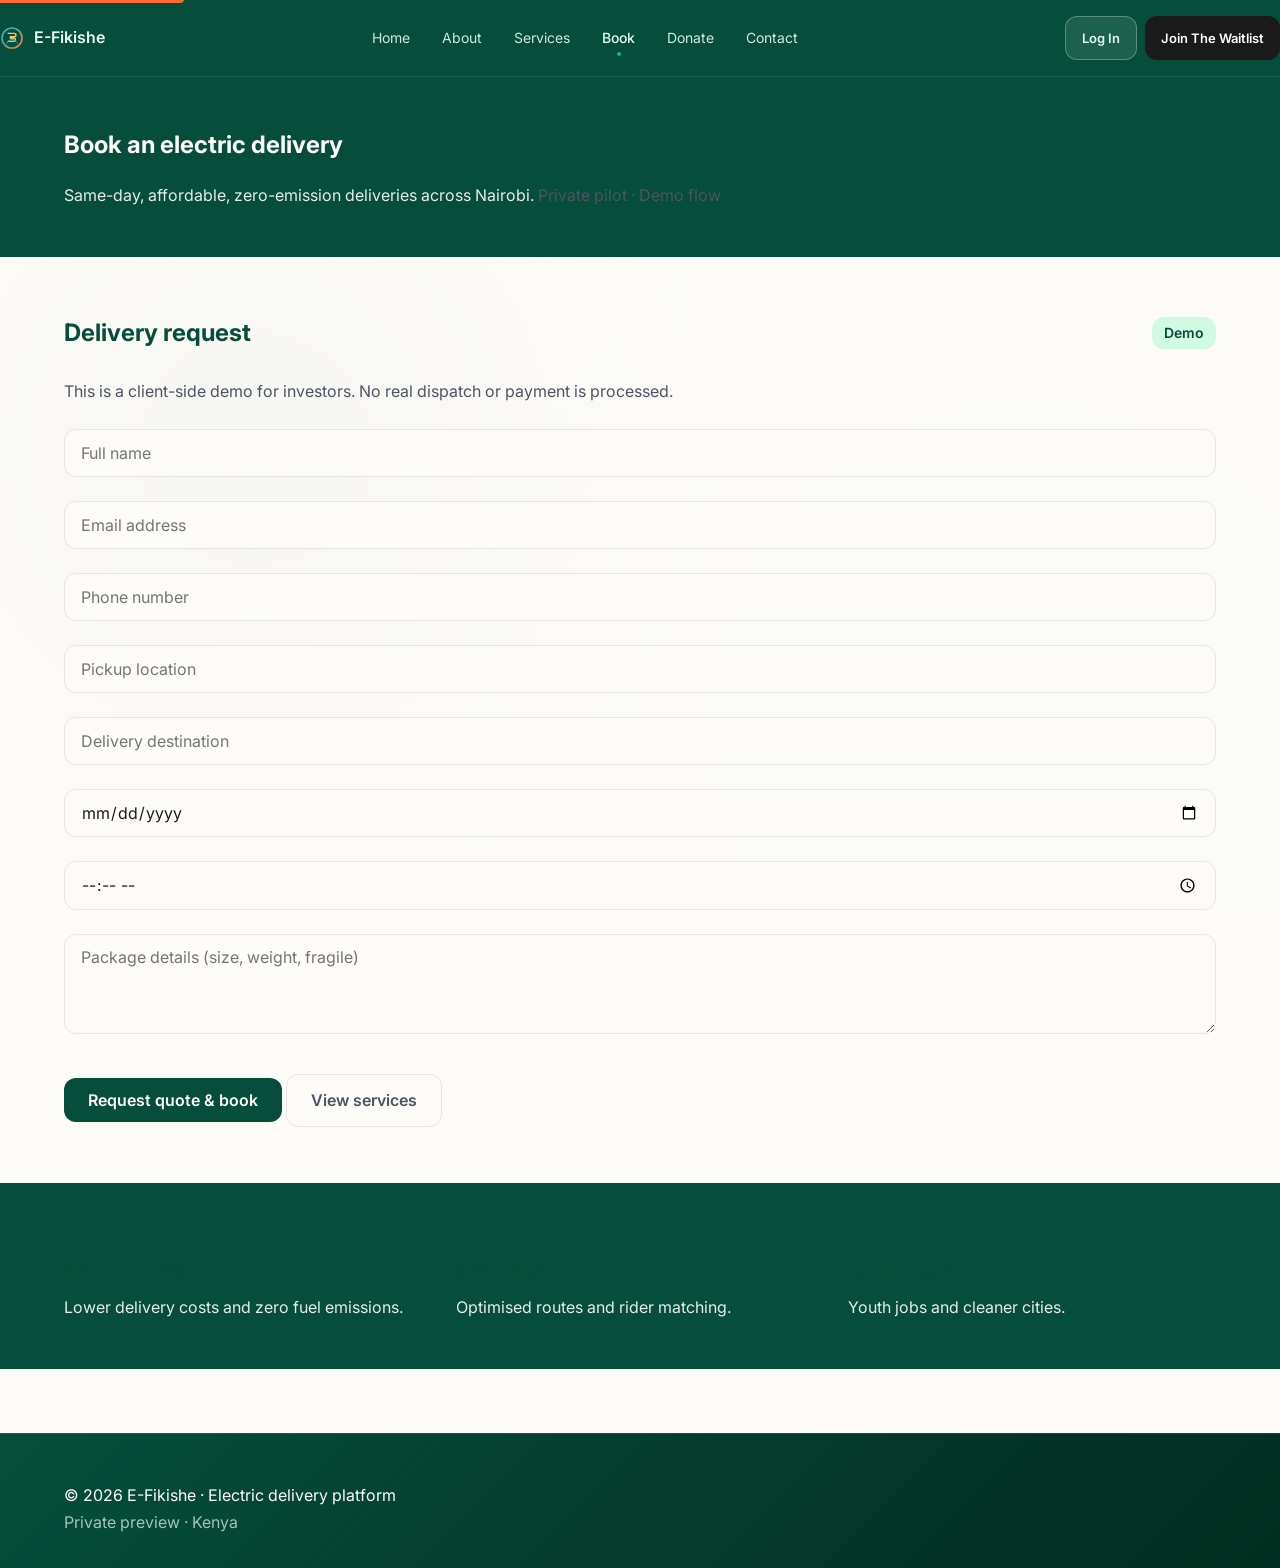
<file: book.html>
<!doctype html>
<html lang="en">
  <head>
  <meta charset="utf-8">
  <meta name="viewport" content="width=device-width,initial-scale=1">
  <meta name="description" content="Book an electric delivery with E-Fikishe. Same-day, affordable, zero-emission deliveries across Nairobi." />
  <title>Book a Delivery — E-Fikishe</title>
  <link rel="icon" type="image/svg+xml" href="logo-efikishe.svg">
  <link rel="preconnect" href="https://fonts.googleapis.com">
  <link rel="preconnect" href="https://fonts.gstatic.com" crossorigin>
    <link href="https://fonts.googleapis.com/css2?family=Playfair+Display:wght@600;700;900&family=Inter:wght@300;400;600;700&display=swap" rel="stylesheet">
    <link rel="stylesheet" href="https://cdnjs.cloudflare.com/ajax/libs/font-awesome/6.5.1/css/all.min.css" integrity="sha512-DTOQO9RWCH3ppGqcWaEA1BIZOC6xxalwEsw9c2QQeAIftl+Vegovlnee1c9QX4TctnWMn13TZye+giMm8e2LwA==" crossorigin="anonymous" referrerpolicy="no-referrer">
    <link rel="stylesheet" href="styles.css">
    <script src="data-storage.js"></script>
</head>
<body>
  <a href="#main-content" class="skip-link">Skip to main content</a>

<!-- ================= WAITLIST / LOCK OVERLAY ================= -->
<div id="waitlistOverlay" class="waitlist-overlay" style="display:none;">
  <div class="waitlist-panel" role="dialog" aria-modal="true">
    <h2>E-Fikishe Platform</h2>
    <p class="muted">
      The booking system is in private pilot. Join the waitlist or unlock with a launch code.
    </p>

    <form id="waitlistForm" class="waitlist-form">
      <label><span>Full name</span><input id="w-name" name="name" type="text" required></label>
      <label><span>Email</span><input id="w-email" name="email" type="email" required></label>
      <label><span>Phone (optional)</span><input id="w-phone" name="phone" type="tel"></label>
      <label><span>Interest</span>
        <select id="w-interest" name="interest">
          <option value="book">Book deliveries</option>
          <option value="partner">Partner / Rider</option>
          <option value="invest">Invest / Donate</option>
        </select>
      </label>
      <div class="form-actions"><button class="btn btn-primary" type="submit">Join waitlist</button></div>
    </form>
    <div style="margin-top:12px;text-align:right"><button id="waitlistClose" class="btn btn-ghost">Close</button></div>

    <div class="divider">Admin access</div>

    <div class="admin-unlock">
      <input id="launchCode" type="password" placeholder="Launch code">
      <button id="launchBtn" class="btn btn-outline">Unlock</button>
    </div>
  </div>
</div>

<!-- ================= HEADER ================= -->
<header class="site-header">
  <div class="container header-inner">
    <a class="brand" href="index.html">
      <img src="logo-efikishe.svg" alt="" class="brand-logo">
      <span>E-Fikishe</span>
    </a>
    <nav class="nav">
      <a href="index.html" class="nav-link">Home</a>
      <a href="about.html" class="nav-link">About</a>
      <a href="services.html" class="nav-link">Services</a>
      <a href="book.html" class="nav-link active">Book</a>
      <a href="donate.html" class="nav-link">Donate</a>
      <a href="contact.html" class="nav-link">Contact</a>
    </nav>
    <div class="header-actions">
      <a href="#" class="btn btn-ghost nav-login open-waitlist" id="loginLink">Log In</a>
      <a href="#" class="btn btn-primary join-waitlist open-waitlist">Join The Waitlist</a>
    </div>
    <button id="navToggle" class="nav-toggle" aria-label="Toggle navigation">☰</button>
  </div>
</header>

<!-- ================= PARALLAX HERO ================= -->
<section class="parallax parallax-booking">
  <div class="parallax-content container">
    <h1>Book an electric delivery</h1>
    <p>
      Same-day, affordable, zero-emission deliveries across Nairobi.
      <span class="muted">Private pilot · Demo flow</span>
    </p>
  </div>
</section>

<!-- ================= BOOKING FORM ================= -->
<main class="container">
  <section class="panel">
    <div class="panel-header">
      <h2>Delivery request</h2>
      <span class="tag">Demo</span>
    </div>

    <p class="muted">
      This is a client-side demo for investors. No real dispatch or payment is processed.
    </p>

    <form id="bookingForm" class="form-grid" novalidate>
      <input id="name" name="name" type="text" placeholder="Full name" required>
      <input id="email" name="email" type="email" placeholder="Email address" required>
      <input id="phone" name="phone" type="tel" placeholder="Phone number" required>

      <input id="pickup" name="pickup" type="text" placeholder="Pickup location" required>
      <input id="destination" name="destination" type="text" placeholder="Delivery destination" required>

      <input id="date" name="date" type="date" required>
      <input id="time" name="time" type="time" required>

      <textarea id="package" name="package" rows="3" placeholder="Package details (size, weight, fragile)" required></textarea>

      <div class="form-actions">
        <button class="btn btn-primary" type="submit">Request quote & book</button>
        <a href="services.html" class="btn btn-ghost">View services</a>
      </div>
    </form>

    <div id="bookingConfirmation" class="card" style="display:none; margin-top: var(--space-md);"></div>
  </section>
</main>

<!-- ================= PARALLAX INFO ================= -->
<section class="parallax parallax-info">
  <div class="parallax-content container">
    <div class="info-grid">
      <div>
        <h3>Electric riders</h3>
        <p>Lower delivery costs and zero fuel emissions.</p>
      </div>
      <div>
        <h3>Smart dispatch</h3>
        <p>Optimised routes and rider matching.</p>
      </div>
      <div>
        <h3>Local impact</h3>
        <p>Youth jobs and cleaner cities.</p>
      </div>
    </div>
  </div>
</section>

<!-- ================= FOOTER ================= -->
<footer class="site-footer">
  <div class="container footer-inner">
    <p>© <span id="year"></span> E-Fikishe · Electric delivery platform</p>
    <p class="muted">Private preview · Kenya</p>
  </div>
</footer>

    <script src="data-storage.js"></script>
    <script src="script.js"></script>

</body>
</html>
</file>
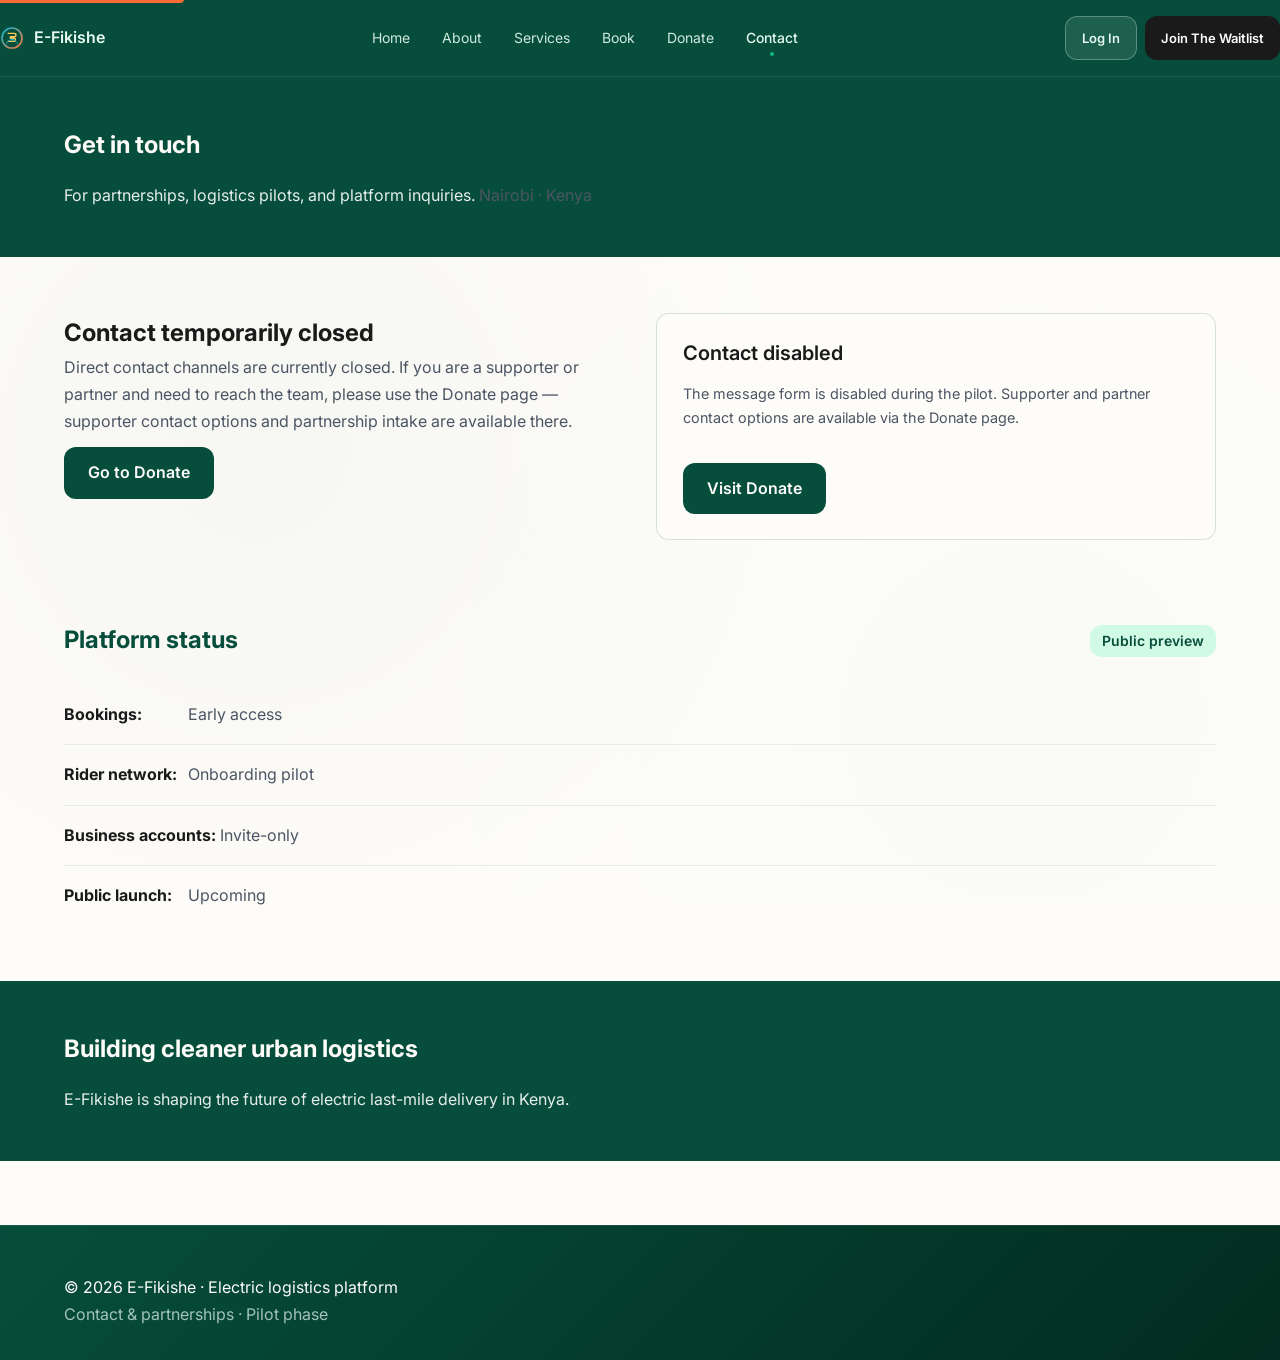
<file: contact.html>
<!doctype html>
<html lang="en">
  <head>
  <meta charset="utf-8">
  <meta name="viewport" content="width=device-width,initial-scale=1">
  <meta name="description" content="Contact E-Fikishe for partnerships, logistics pilots, and platform inquiries in Nairobi, Kenya." />
  <title>Contact — E-Fikishe</title>
  <link rel="icon" type="image/svg+xml" href="logo-efikishe.svg">
  <link rel="preconnect" href="https://fonts.googleapis.com">
  <link rel="preconnect" href="https://fonts.gstatic.com" crossorigin>
    <link href="https://fonts.googleapis.com/css2?family=Playfair+Display:wght@600;700;900&family=Inter:wght@300;400;600;700&display=swap" rel="stylesheet">
    <link rel="stylesheet" href="https://cdnjs.cloudflare.com/ajax/libs/font-awesome/6.5.1/css/all.min.css" integrity="sha512-DTOQO9RWCH3ppGqcWaEA1BIZOC6xxalwEsw9c2QQeAIftl+Vegovlnee1c9QX4TctnWMn13TZye+giMm8e2LwA==" crossorigin="anonymous" referrerpolicy="no-referrer">
    <link rel="stylesheet" href="styles.css">
    <script src="data-storage.js"></script>
</head>
<body>
  <a href="#main-content" class="skip-link">Skip to main content</a>

<!-- ================= WAITLIST OVERLAY ================= -->
<div id="waitlistOverlay" class="waitlist-overlay" style="display:none;">
  <div class="waitlist-panel" role="dialog" aria-modal="true">
    <h2>E-Fikishe Platform</h2>
    <p class="muted">
      Messaging and partnerships are currently limited.
      Join the waitlist or unlock with a launch code.
    </p>

    <form id="waitlistForm" class="waitlist-form">
      <label><span>Full name</span><input id="w-name" name="name" type="text" required></label>
      <label><span>Email</span><input id="w-email" name="email" type="email" required></label>
      <label><span>Interest</span>
        <select id="w-interest" name="interest">
          <option value="general">General inquiry</option>
          <option value="business">Business logistics</option>
          <option value="invest">Investment / partnership</option>
          <option value="rider">Rider program</option>
        </select>
      </label>
      <div class="form-actions"><button class="btn btn-primary" type="submit">Join waitlist</button></div>
    </form>
        <div style="margin-top: var(--space-sm); text-align: right;"><button id="waitlistClose" class="btn btn-ghost">Close</button></div>

    <div class="divider">Admin access</div>

    <div class="admin-unlock">
      <input id="launchCode" type="password" placeholder="Launch code">
      <button id="launchBtn" class="btn btn-outline">Unlock</button>
    </div>
  </div>
</div>

<!-- ================= HEADER ================= -->
<header class="site-header">
  <div class="container header-inner">
    <a class="brand" href="index.html">
      <img src="logo-efikishe.svg" alt="" class="brand-logo">
      <span>E-Fikishe</span>
    </a>
    <nav class="nav">
      <a href="index.html" class="nav-link">Home</a>
      <a href="about.html" class="nav-link">About</a>
      <a href="services.html" class="nav-link">Services</a>
      <a href="book.html" class="nav-link">Book</a>
      <a href="donate.html" class="nav-link">Donate</a>
      <a href="contact.html" class="nav-link active">Contact</a>
    </nav>
    <div class="header-actions">
      <a href="#" class="btn btn-ghost nav-login open-waitlist" id="loginLink">Log In</a>
      <a href="#" class="btn btn-primary join-waitlist open-waitlist">Join The Waitlist</a>
    </div>
    <button id="navToggle" class="nav-toggle" aria-label="Toggle navigation">☰</button>
  </div>
</header>

<!-- ================= PARALLAX HERO ================= -->
<section class="parallax parallax-contact">
  <div class="parallax-content container">
    <h1>Get in touch</h1>
    <p>
      For partnerships, logistics pilots, and platform inquiries.
      <span class="muted">Nairobi · Kenya</span>
    </p>
  </div>
</section>

<!-- ================= MAIN ================= -->
<main class="container">

  <!-- ===== CONTACT GRID ===== -->
  <section class="panel split">
    <div>
      <h2>Contact temporarily closed</h2>
      <p class="muted">Direct contact channels are currently closed. If you are a supporter or partner and need to reach the team, please use the Donate page — supporter contact options and partnership intake are available there.</p>
      <div class="form-actions" style="margin-top:12px"><a class="btn btn-primary" href="donate.html">Go to Donate</a></div>
    </div>

    <!-- ===== CONTACT FORM ===== -->
    <div class="card">
      <h3>Contact disabled</h3>
      <p class="muted">The message form is disabled during the pilot. Supporter and partner contact options are available via the Donate page.</p>
      <div class="form-actions"><a class="btn btn-primary" href="donate.html">Visit Donate</a></div>
    </div>
  </section>

  <!-- ===== PLATFORM STATUS ===== -->
  <section class="panel">
    <div class="panel-header">
      <h2>Platform status</h2>
      <span class="tag">Public preview</span>
    </div>

    <ul class="status-list">
      <li><strong>Bookings:</strong> Early access</li>
      <li><strong>Rider network:</strong> Onboarding pilot</li>
      <li><strong>Business accounts:</strong> Invite-only</li>
      <li><strong>Public launch:</strong> Upcoming</li>
    </ul>
  </section>

</main>

<!-- ================= PARALLAX FOOTER CTA ================= -->
<section class="parallax parallax-footer">
  <div class="parallax-content container">
    <h2>Building cleaner urban logistics</h2>
    <p>
      E-Fikishe is shaping the future of electric last-mile delivery in Kenya.
    </p>
  </div>
</section>

<!-- ================= FOOTER ================= -->
<footer class="site-footer">
  <div class="container footer-inner">
    <p>© <span id="year"></span> E-Fikishe · Electric logistics platform</p>
    <p class="muted">Contact & partnerships · Pilot phase</p>
  </div>
</footer>

    <script src="data-storage.js"></script>
    <script src="script.js"></script>

</body>
</html>
</file>
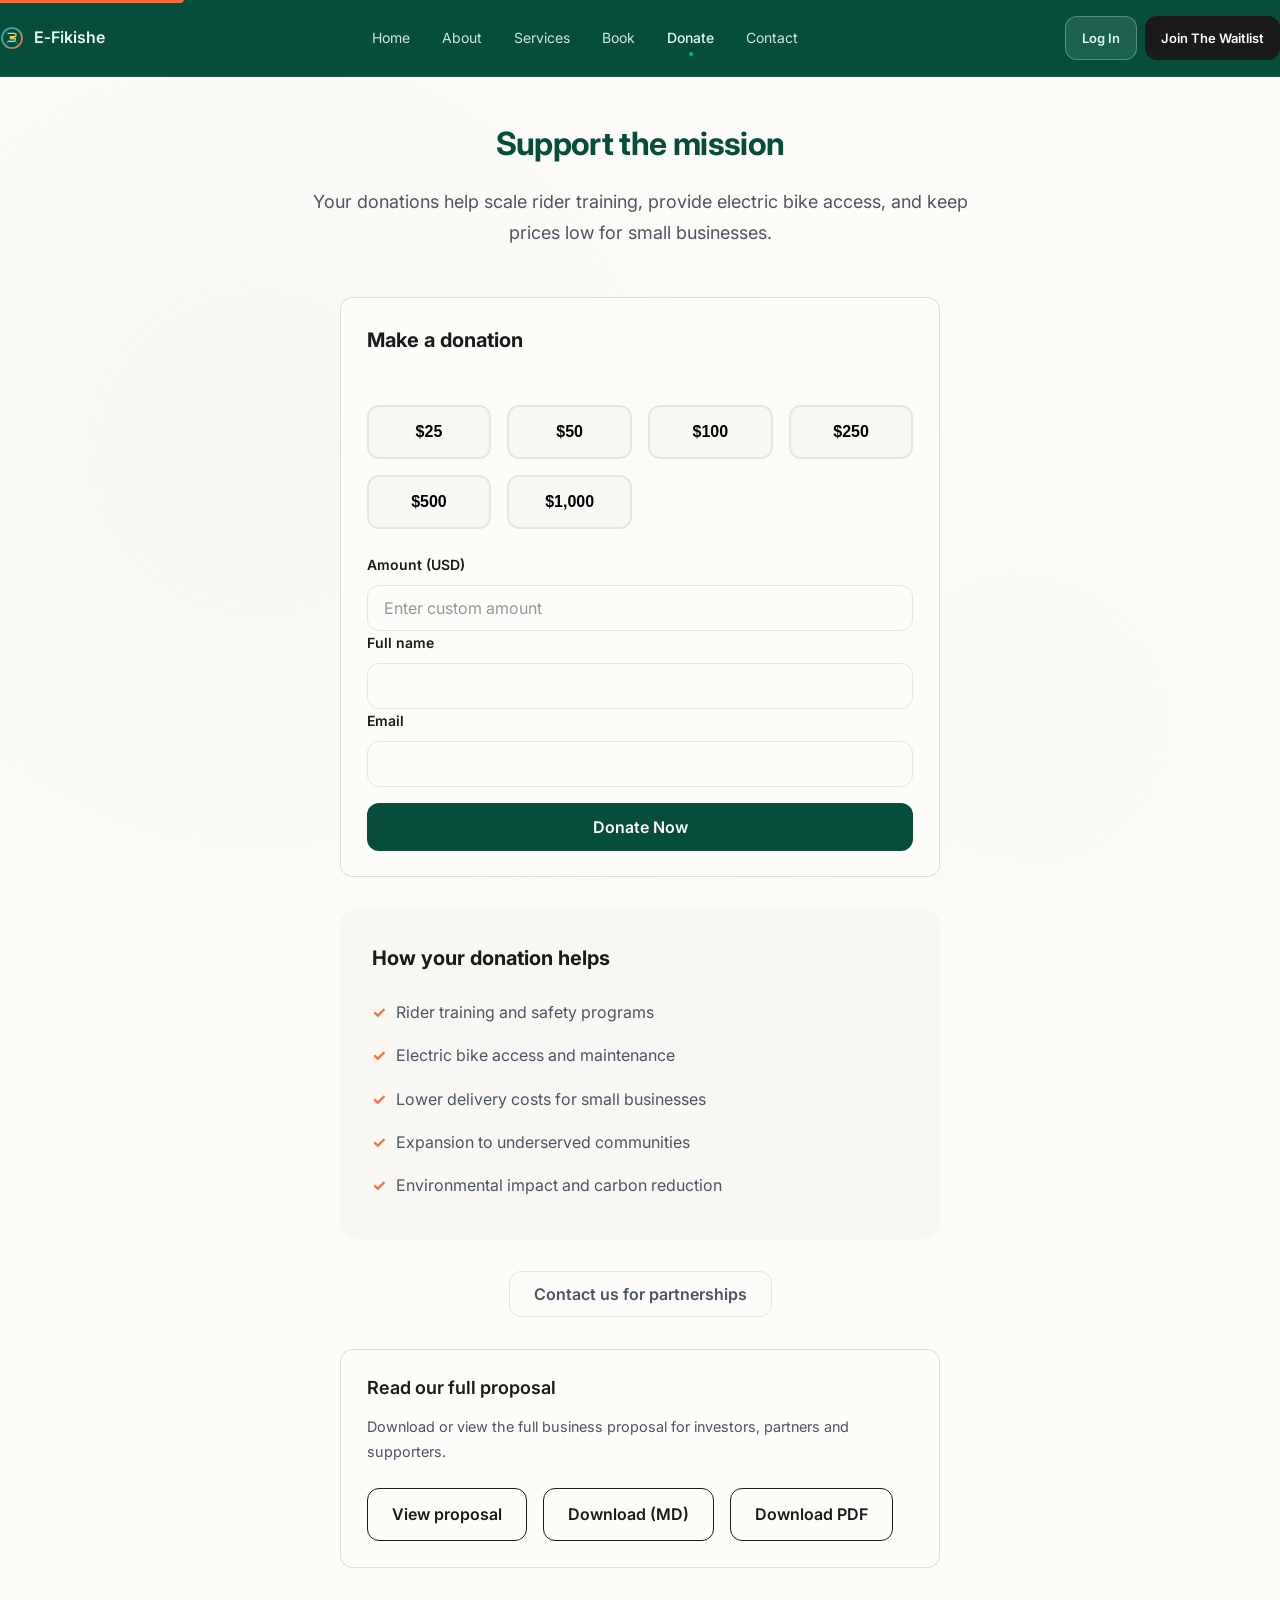
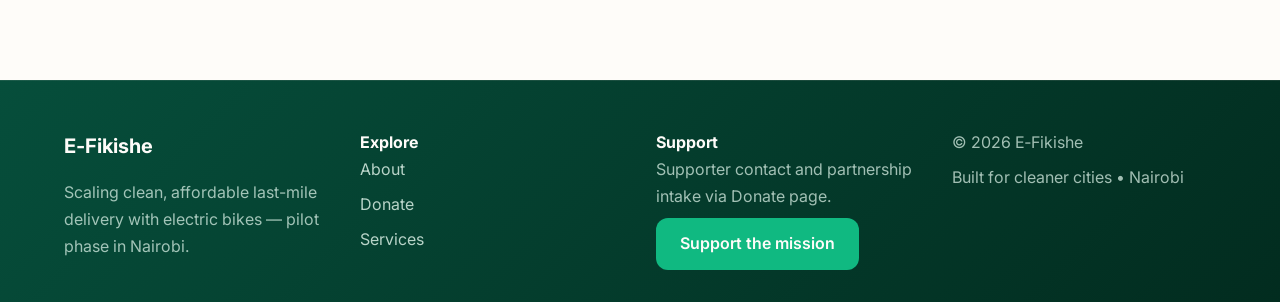
<file: donate.html>
<!doctype html>
<html lang="en">
  <head>
    <meta charset="utf-8">
    <meta name="viewport" content="width=device-width,initial-scale=1">
    <meta name="description" content="Support E-Fikishe's mission to provide clean, affordable electric delivery in Nairobi. Your donations help scale rider training and reduce delivery costs." />
    <title>Donate — E‑Fikishe</title>
    <link rel="icon" type="image/svg+xml" href="logo-efikishe.svg">
    <link rel="preconnect" href="https://fonts.googleapis.com">
    <link rel="preconnect" href="https://fonts.gstatic.com" crossorigin>
    <link href="https://fonts.googleapis.com/css2?family=Playfair+Display:wght@600;700;900&family=Inter:wght@300;400;600;700&display=swap" rel="stylesheet">
    <link rel="stylesheet" href="https://cdnjs.cloudflare.com/ajax/libs/font-awesome/6.5.1/css/all.min.css" integrity="sha512-DTOQO9RWCH3ppGqcWaEA1BIZOC6xxalwEsw9c2QQeAIftl+Vegovlnee1c9QX4TctnWMn13TZye+giMm8e2LwA==" crossorigin="anonymous" referrerpolicy="no-referrer">
    <link rel="stylesheet" href="styles.css">
    <script src="data-storage.js"></script>
  </head>
  <body>
    <a href="#main-content" class="skip-link">Skip to main content</a>
    <header class="site-header">
      <div class="container header-inner">
        <a class="brand" href="index.html">
          <img src="logo-efikishe.svg" alt="" class="brand-logo">
          <span>E‑Fikishe</span>
        </a>
        <nav class="nav" role="navigation" aria-label="Main navigation">
          <a href="index.html" class="nav-link">Home</a>
          <a href="about.html" class="nav-link">About</a>
          <a href="services.html" class="nav-link">Services</a>
          <a href="book.html" class="nav-link">Book</a>
          <a href="donate.html" class="nav-link active" aria-current="page">Donate</a>
          <a href="contact.html" class="nav-link">Contact</a>
        </nav>
        <div class="header-actions">
          <a href="#" class="btn btn-ghost nav-login open-waitlist" id="loginLinkTop2">Log In</a>
          <a href="#" class="btn btn-primary join-waitlist open-waitlist">Join The Waitlist</a>
        </div>
        <button id="navToggle" class="nav-toggle" aria-label="Toggle navigation">☰</button>
      </div>
    </header>

    <main id="main-content">
      <section class="section container" aria-labelledby="donate-heading">
        <div class="text-center" style="max-width: 700px; margin: 0 auto var(--space-xl);">
          <h1 id="donate-heading" class="section-title">Support the mission</h1>
          <p class="lead">Your donations help scale rider training, provide electric bike access, and keep prices low for small businesses.</p>
        </div>

        <div style="max-width: 600px; margin: 0 auto;">
          <form id="donationForm" class="card" aria-label="Donation form">
            <h2 style="font-size: var(--font-size-xl); margin-bottom: var(--space-md);">Make a donation</h2>
            
            <!-- Preset amounts -->
            <div class="donation-amounts">
              <button type="button" class="donation-amount-btn" data-amount="25" aria-label="Donate $25">$25</button>
              <button type="button" class="donation-amount-btn" data-amount="50" aria-label="Donate $50">$50</button>
              <button type="button" class="donation-amount-btn" data-amount="100" aria-label="Donate $100">$100</button>
              <button type="button" class="donation-amount-btn" data-amount="250" aria-label="Donate $250">$250</button>
              <button type="button" class="donation-amount-btn" data-amount="500" aria-label="Donate $500">$500</button>
              <button type="button" class="donation-amount-btn" data-amount="1000" aria-label="Donate $1000">$1,000</button>
            </div>
            
            <label class="field">
              <span>Amount (USD)</span>
              <input id="donationAmount" type="number" min="1" step="1" placeholder="Enter custom amount" required aria-label="Donation amount in USD">
            </label>
            
            <label class="field">
              <span>Full name</span>
              <input id="donorName" type="text" required aria-label="Your full name">
            </label>
            
            <label class="field">
              <span>Email</span>
              <input id="donorEmail" type="email" required aria-label="Your email address">
            </label>
            
            <div class="form-actions">
              <button class="btn btn-primary" type="submit" style="width: 100%; padding: 14px;">Donate Now</button>
            </div>
          </form>
          
          <div id="donationResult" role="alert" aria-live="polite" style="margin-top: var(--space-md);"></div>

          <div class="donation-info">
            <h3>How your donation helps</h3>
            <ul>
              <li>Rider training and safety programs</li>
              <li>Electric bike access and maintenance</li>
              <li>Lower delivery costs for small businesses</li>
              <li>Expansion to underserved communities</li>
              <li>Environmental impact and carbon reduction</li>
            </ul>
          </div>

          <div style="margin-top: var(--space-lg); text-align: center;">
            <button class="btn btn-ghost open-donate-contact" type="button">Contact us for partnerships</button>
          </div>
          
          <div class="card" style="margin-top: var(--space-lg);">
            <h3 style="font-size: var(--font-size-lg); margin-bottom: var(--space-sm);">Read our full proposal</h3>
            <p class="muted" style="margin-bottom: var(--space-md);">Download or view the full business proposal for investors, partners and supporters.</p>
            <div style="display: flex; gap: var(--space-sm); flex-wrap: wrap;">
              <a class="btn btn-outline" href="investor.html">View proposal</a>
              <a class="btn btn-outline" href="proposal.md" download>Download (MD)</a>
              <a class="btn btn-outline" href="#" id="downloadPdfHint">Download PDF</a>
            </div>
          </div>
        </div>
      </section>
    </main>

    <footer class="site-footer">
      <div class="container footer-inner footer-grid">
        <div class="footer-brand-col">
          <a class="brand footer-brand" href="index.html">E‑Fikishe</a>
          <p class="muted" style="margin-top: var(--space-xs); max-width: 360px;">Scaling clean, affordable last-mile delivery with electric bikes — pilot phase in Nairobi.</p>
        </div>

        <div class="footer-links-col">
          <h4>Explore</h4>
          <ul class="footer-list">
            <li><a href="about.html">About</a></li>
            <li><a href="donate.html">Donate</a></li>
            <li><a href="services.html">Services</a></li>
          </ul>
        </div>

        <div class="footer-contact-col">
          <h4>Support</h4>
          <p class="muted">Supporter contact and partnership intake via Donate page.</p>
          <a class="btn btn-primary" href="donate.html" style="margin-top: var(--space-xs);">Support the mission</a>
        </div>

        <div class="footer-meta-col">
          <div class="muted">© <span id="year"></span> E‑Fikishe</div>
          <div class="muted" style="margin-top: var(--space-xs);">Built for cleaner cities • Nairobi</div>
        </div>
      </div>
    </footer>

    <div id="waitlistOverlay" class="waitlist-overlay" style="display:none;">
      <div class="waitlist-panel" role="dialog" aria-modal="true">
        <h2>Join the waitlist</h2>
        <p class="muted">We’re currently in private preview — join the waitlist for access.</p>
        <form id="waitlistForm" class="waitlist-form">
          <label><span>Full name</span><input id="w-name" name="name" type="text" required></label>
          <label><span>Email</span><input id="w-email" name="email" type="email" required></label>
          <label><span>Interest</span>
            <select id="w-interest" name="interest">
              <option value="book">Book deliveries</option>
              <option value="partner">Partner / Rider</option>
              <option value="invest">Invest / Donate</option>
            </select>
          </label>
          <div class="form-actions"><button class="btn btn-primary" type="submit">Join waitlist</button></div>
        </form>
        <div style="margin-top: var(--space-sm); text-align: right;"><button id="waitlistClose" class="btn btn-ghost">Close</button></div>
      </div>
    </div>

    <script src="data-storage.js"></script>
    <script src="script.js"></script>
  </body>
</html>
</file>
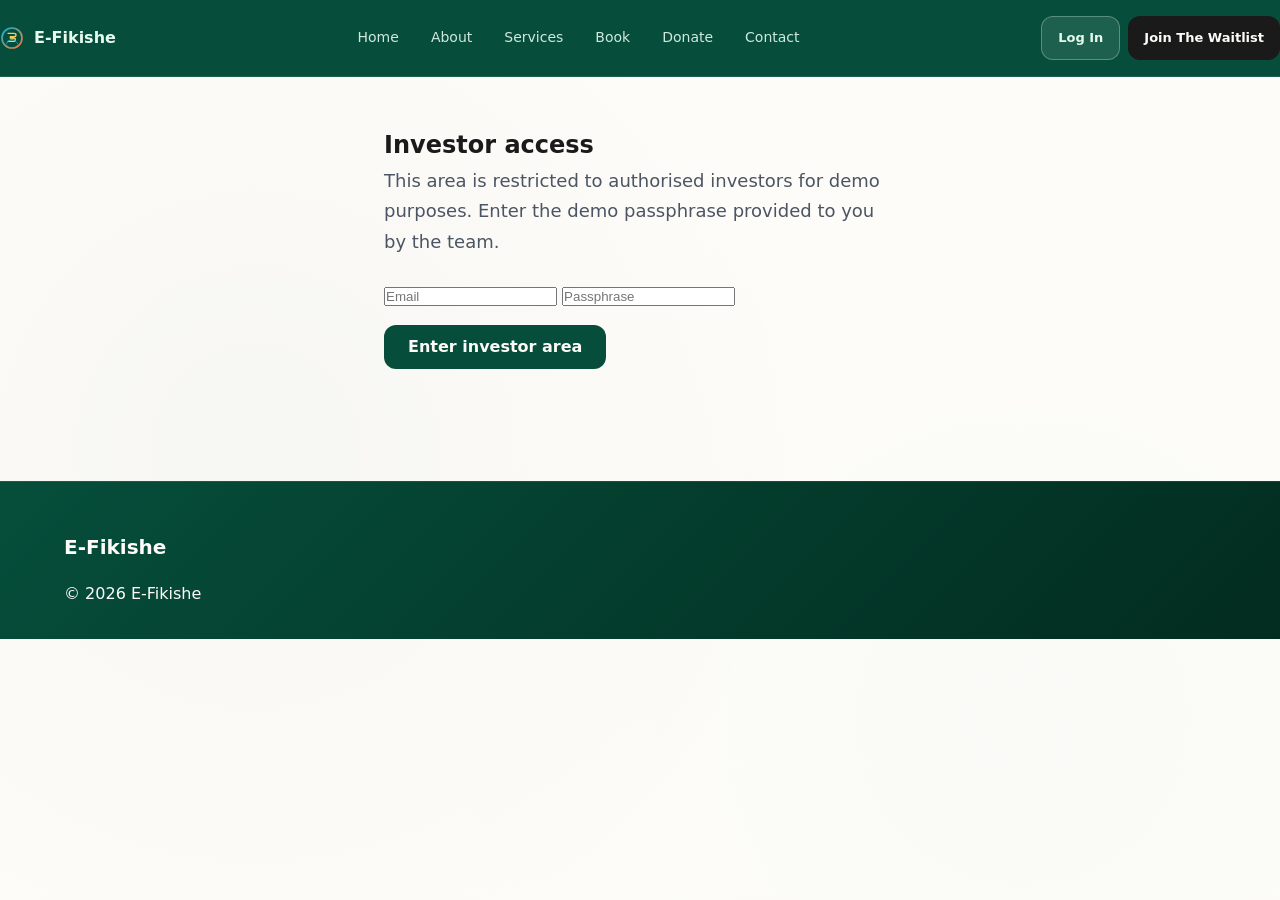
<file: investor.html>
<!doctype html>
<html lang="en">
  <head>
    <meta charset="utf-8">
    <meta name="viewport" content="width=device-width,initial-scale=1">
    <title>Investor Dashboard — E-Fikishe (Demo)</title>
    <link rel="icon" type="image/svg+xml" href="logo-efikishe.svg">
    <link rel="stylesheet" href="styles.css">
  </head>
  <body>
    <!-- Waitlist overlay: site locked until launch. -->
    <div id="waitlistOverlay" class="waitlist-overlay" style="display:none;">
      <div class="waitlist-panel" role="dialog" aria-modal="true" aria-labelledby="waitlistTitle">
        <h2 id="waitlistTitle">E‑Fikishe — Early access</h2>
        <p>We're launching soon. Join the waitlist to receive early access and priority booking when we go live.</p>
        <form id="waitlistForm" class="waitlist-form" novalidate>
          <label><span>Full name</span><input id="w-name" name="name" type="text" required></label>
          <label><span>Email</span><input id="w-email" name="email" type="email" required></label>
          <label><span>Phone (optional)</span><input id="w-phone" name="phone" type="tel"></label>
          <label><span>Interest</span>
            <select id="w-interest" name="interest">
              <option value="book">Book deliveries</option>
              <option value="invest">Invest / Donate</option>
            </select>
          </label>
          <div class="waitlist-actions">
            <button class="btn btn-primary" type="submit">Join waitlist</button>
            <div id="waitlistNote" class="waitlist-note"></div>
          </div>
        </form>
        <div class="waitlist-admin">
          <input id="launchCode" type="password" placeholder="Launch code (admin)" aria-label="Launch code">
          <button id="launchBtn" class="btn btn-outline" type="button">Unlock</button>
        </div>
      </div>
    </div>
    <header class="site-header">
      <div class="container header-inner">
        <a class="brand" href="index.html">
          <img src="logo-efikishe.svg" alt="" class="brand-logo">
          <span>E‑Fikishe</span>
        </a>
        <nav class="nav">
          <a href="index.html" class="nav-link">Home</a>
          <a href="about.html" class="nav-link">About</a>
          <a href="services.html" class="nav-link">Services</a>
          <a href="book.html" class="nav-link">Book</a>
          <a href="donate.html" class="nav-link">Donate</a>
          <a href="contact.html" class="nav-link">Contact</a>
        </nav>
        <div class="header-actions">
          <a href="#" class="btn btn-ghost nav-login open-waitlist" id="loginLink">Log In</a>
          <a href="#" class="btn btn-primary join-waitlist open-waitlist">Join The Waitlist</a>
        </div>
        <button id="navToggle" class="nav-toggle" aria-label="Toggle navigation">☰</button>
      </div>
    </header>

    <main>
      <section class="section">
        <div class="container">
          <h1>Business Proposal — E‑Fikishe</h1>
          <p class="muted">Revolutionizing Last-Mile E-Mobility in Kenya</p>

          <h2>1. Executive Summary</h2>
          <p><strong>Company Name:</strong> E‑Fikishe</p>
          <p><strong>Location:</strong> Kenya (starting in Nairobi)</p>
          <p><strong>Industry:</strong> E-mobility, Last-mile delivery, Renewable energy, Solar charging, Carbon removal, Job creation.</p>
          <p><strong>Mission:</strong> Provide convenient, affordable and eco-friendly last‑mile delivery using e-bikes and e-tuktuks while ensuring sustainability.</p>

          <h2>2. Problem Statement</h2>
          <p>E‑Fikishe addresses high fuel & maintenance costs, inefficient delivery performance in congested cities, high carbon emissions, and lack of charging infrastructure.</p>

          <h2>3. Solution</h2>
          <p>We will deliver a combined hardware + software solution:</p>
          <ul>
            <li><strong>E-bikes & E-tuktuks:</strong> efficient, low‑cost electric vehicles for deliveries.</li>
            <li><strong>AI-Powered App:</strong> geomapping, dynamic pricing, route optimization and real-time tracking.</li>
            <li><strong>Solar Charging Stations:</strong> strategically-located microgrids and pay-per-use chargers.</li>
            <li><strong>EV Installation Services:</strong> personalized solar EV charging installs for clients.</li>
            <li><strong>Cold-chain capability:</strong> refrigerated delivery options for perishables.</li>
          </ul>

          <h2>4. Market Analysis</h2>
          <p><strong>Targets:</strong> B2B (shops, restaurants, e-commerce), B2C customers, and e-riders (drivers).</p>
          <p><strong>Opportunity:</strong> Rapid e-commerce growth, urban congestion, and sustainability focus create a strong market for electric last-mile solutions in Kenya.</p>

          <h2>5. Business Model</h2>
          <p>Revenue streams include delivery fees, leasing, charging services, EV installation and carbon credit monetization.</p>

          <h2>6. Operations</h2>
          <p>Key activities: procure vehicles, deploy solar chargers, develop the app, train riders, and form partnerships with manufacturers and solar providers.</p>

          <h2>7. Technology & Innovation</h2>
          <p>AI-powered routing, rider management, dynamic pricing, and solar-charging microgrids underpin the platform.</p>

          <h2>8. Marketing</h2>
          <p>Branding, social campaigns, partnership promotions, and community outreach will drive adoption.</p>

          <h2>9. Financials</h2>
          <p>Initial costs: vehicle procurement, charging infrastructure, tech development and marketing. Funding: investors, grants, and partnerships.</p>

          <h2>10. Scalability</h2>
          <p>Expand to more cities, add services (battery swap, EV sales), and explore franchising for chargers.</p>

          <h2>11. Impact</h2>
          <p>Lower emissions, job creation, cost savings for businesses, and improved urban air quality.</p>

          <h2>12. Next Steps</h2>
          <ol>
            <li>Run a Nairobi pilot to validate demand and pricing.</li>
            <li>Secure funding and strategic partners.</li>
            <li>Deploy chargers, launch the app, and scale rider onboarding.</li>
          </ol>

          <p style="margin-top:12px">Download the full proposal from the Donate page or view the proposal file in the repository.</p>
        </div>
      </section>
    </main>

    <footer class="site-footer">
      <div class="container footer-inner">
        <div class="footer-brand">E‑Fikishe</div>
        <div class="footer-small">© <span id="year"></span> E‑Fikishe</div>
      </div>
    </footer>

    <script src="script.js"></script>
  </body>
</html>
</file>
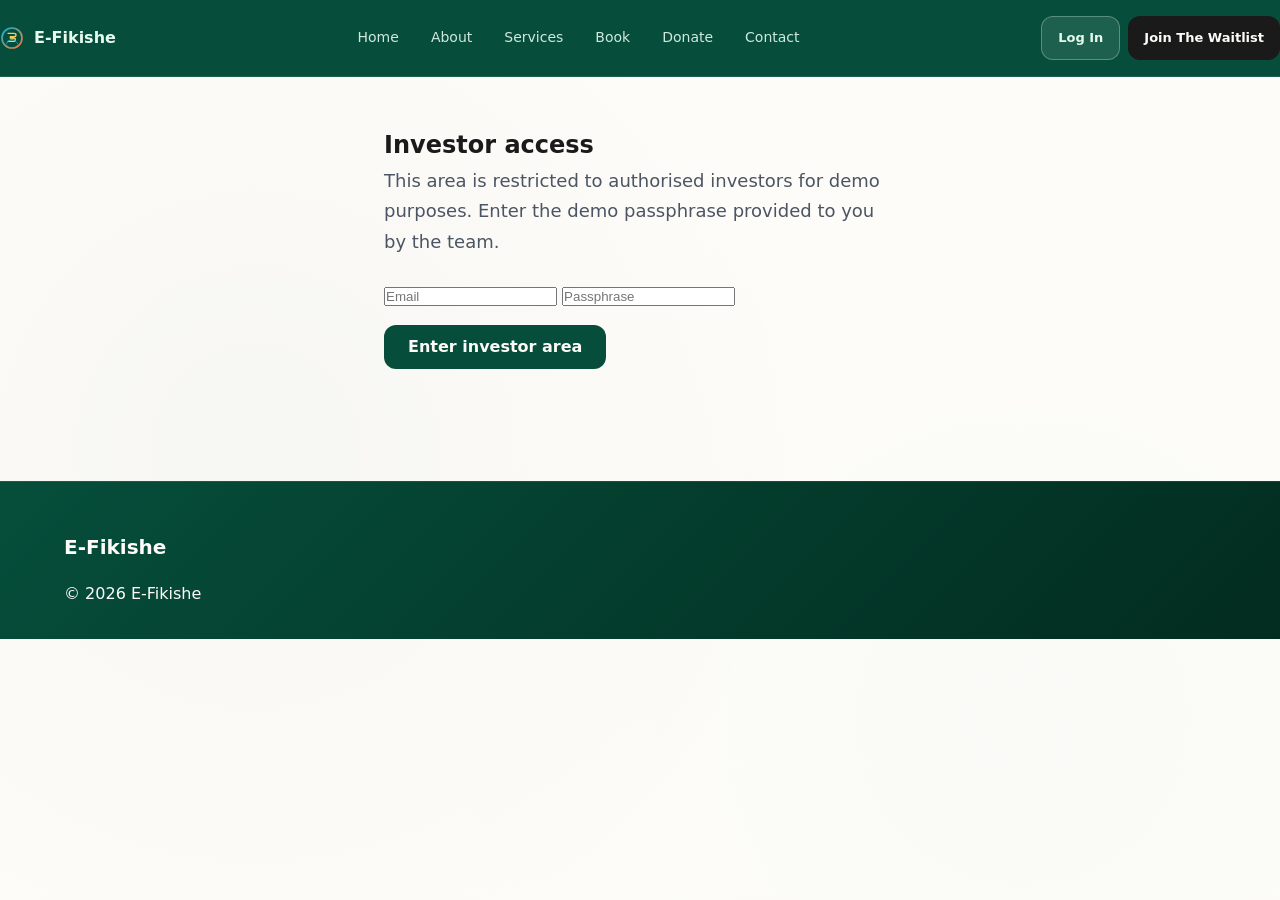
<file: login.html>
<!doctype html>
<html lang="en">
  <head>
    <meta charset="utf-8">
    <meta name="viewport" content="width=device-width,initial-scale=1">
    <title>Investor Login — E-Fikishe</title>
    <link rel="icon" type="image/svg+xml" href="logo-efikishe.svg">
    <link rel="stylesheet" href="styles.css">
  </head>
  <body>
    <!-- Waitlist overlay: site locked until launch. -->
    <div id="waitlistOverlay" class="waitlist-overlay" style="display:none;">
      <div class="waitlist-panel" role="dialog" aria-modal="true" aria-labelledby="waitlistTitle">
        <h2 id="waitlistTitle">E‑Fikishe — Early access</h2>
        <p>We're launching soon. Join the waitlist to receive early access and priority booking when we go live.</p>
        <form id="waitlistForm" class="waitlist-form" novalidate>
          <label><span>Full name</span><input id="w-name" name="name" type="text" required></label>
          <label><span>Email</span><input id="w-email" name="email" type="email" required></label>
          <label><span>Phone (optional)</span><input id="w-phone" name="phone" type="tel"></label>
          <label><span>Interest</span>
            <select id="w-interest" name="interest">
              <option value="book">Book deliveries</option>
              <option value="invest">Invest / Donate</option>
            </select>
          </label>
          <div class="waitlist-actions">
            <button class="btn btn-primary" type="submit">Join waitlist</button>
            <div id="waitlistNote" class="waitlist-note"></div>
          </div>
        </form>
        <div class="waitlist-admin">
          <input id="launchCode" type="password" placeholder="Launch code (admin)" aria-label="Launch code">
          <button id="launchBtn" class="btn btn-outline" type="button">Unlock</button>
        </div>
      </div>
    </div>
    <header class="site-header">
      <div class="container header-inner">
        <a class="brand" href="index.html">
          <img src="logo-efikishe.svg" alt="" class="brand-logo">
          <span>E‑Fikishe</span>
        </a>
        <nav class="nav">
          <a href="index.html" class="nav-link">Home</a>
          <a href="about.html" class="nav-link">About</a>
          <a href="services.html" class="nav-link">Services</a>
          <a href="book.html" class="nav-link">Book</a>
          <a href="donate.html" class="nav-link">Donate</a>
          <a href="contact.html" class="nav-link">Contact</a>
        </nav>
        <div class="header-actions">
          <a href="#" class="btn btn-ghost nav-login open-waitlist" id="loginLink">Log In</a>
          <a href="#" class="btn btn-primary join-waitlist open-waitlist">Join The Waitlist</a>
        </div>
        <button id="navToggle" class="nav-toggle" aria-label="Toggle navigation">☰</button>
      </div>
    </header>

    <main>
      <section class="section">
        <div class="container" style="max-width:560px">
          <h1>Investor access</h1>
          <p class="lead">This area is restricted to authorised investors for demo purposes. Enter the demo passphrase provided to you by the team.</p>

          <form id="loginForm" class="contact-form">
            <input id="investorEmail" type="email" placeholder="Email" required>
            <input id="investorPass" type="password" placeholder="Passphrase" required>
            <div class="form-actions">
              <button class="btn btn-primary" type="submit">Enter investor area</button>
            </div>
            <div id="loginNote" class="form-note"></div>
          </form>
        </div>
      </section>
    </main>

    <footer class="site-footer">
      <div class="container footer-inner">
        <div class="footer-brand">E‑Fikishe</div>
        <div class="footer-small">© <span id="year"></span> E‑Fikishe</div>
      </div>
    </footer>

    <script src="script.js"></script>
  </body>
</html>
</file>
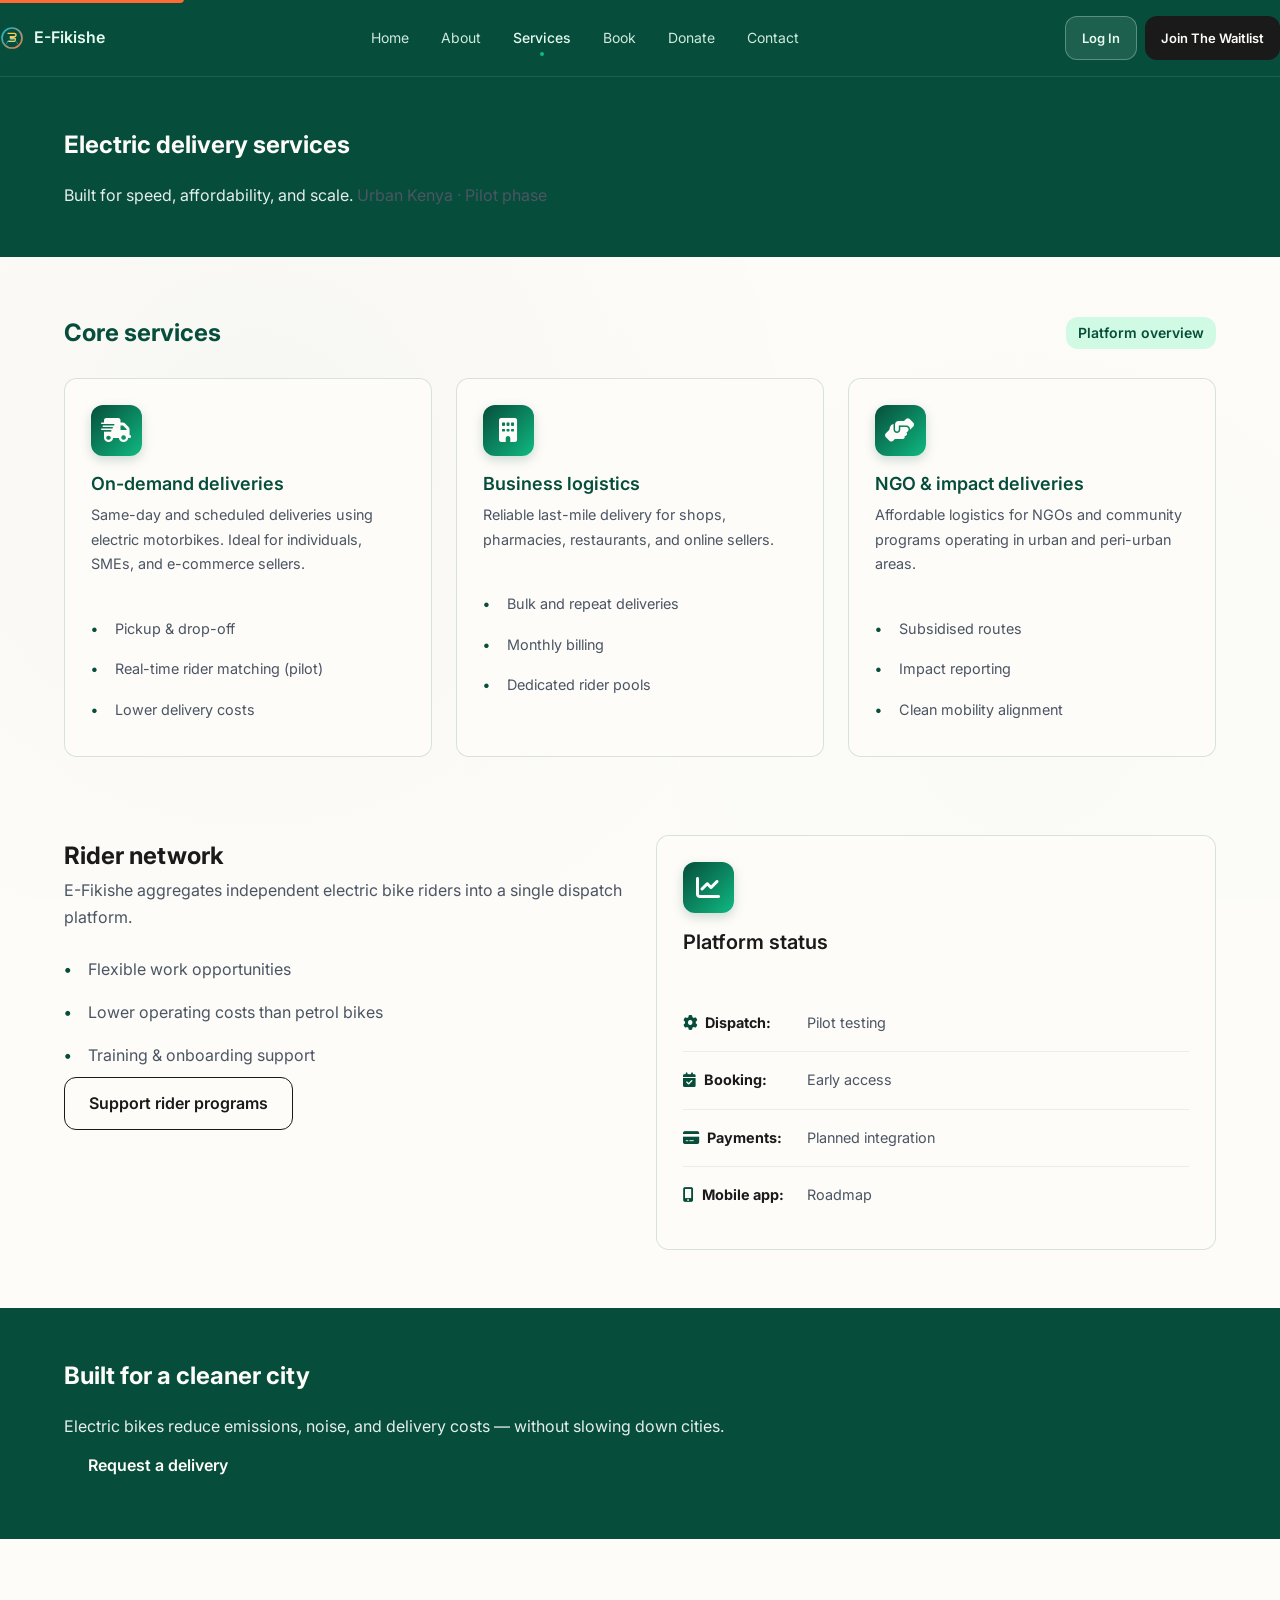
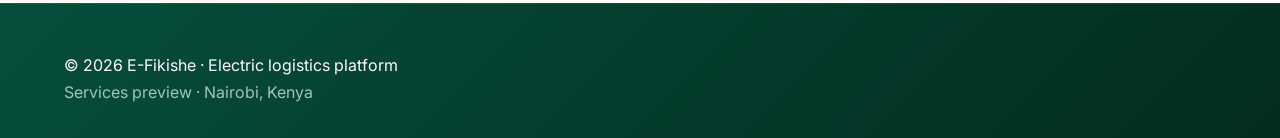
<file: services.html>
<!doctype html>
<html lang="en">
  <head>
  <meta charset="utf-8">
  <meta name="viewport" content="width=device-width,initial-scale=1">
  <meta name="description" content="E-Fikishe electric delivery services - on-demand deliveries, business logistics, and NGO impact deliveries in Nairobi." />
  <title>Services — E-Fikishe</title>
  <link rel="icon" type="image/svg+xml" href="logo-efikishe.svg">
  <link rel="preconnect" href="https://fonts.googleapis.com">
  <link rel="preconnect" href="https://fonts.gstatic.com" crossorigin>
    <link href="https://fonts.googleapis.com/css2?family=Playfair+Display:wght@600;700;900&family=Inter:wght@300;400;600;700&display=swap" rel="stylesheet">
    <link rel="stylesheet" href="https://cdnjs.cloudflare.com/ajax/libs/font-awesome/6.5.1/css/all.min.css" integrity="sha512-DTOQO9RWCH3ppGqcWaEA1BIZOC6xxalwEsw9c2QQeAIftl+Vegovlnee1c9QX4TctnWMn13TZye+giMm8e2LwA==" crossorigin="anonymous" referrerpolicy="no-referrer">
    <link rel="stylesheet" href="styles.css">
    <script src="data-storage.js"></script>
</head>
<body>
  <a href="#main-content" class="skip-link">Skip to main content</a>

<!-- ================= WAITLIST OVERLAY ================= -->
<div id="waitlistOverlay" class="waitlist-overlay" style="display:none;">
  <div class="waitlist-panel" role="dialog" aria-modal="true">
    <h2>E-Fikishe Platform</h2>
    <p class="muted">
      Service access is currently limited. Join the waitlist to unlock bookings when we launch.
    </p>

    <form id="waitlistForm" class="waitlist-form">
      <label><span>Full name</span><input id="w-name" name="name" type="text" required></label>
      <label><span>Email</span><input id="w-email" name="email" type="email" required></label>
      <label><span>Interest</span>
        <select id="w-interest" name="interest">
          <option value="book">Book deliveries</option>
          <option value="business">Business logistics</option>
          <option value="rider">Rider network</option>
        </select>
      </label>
      <div class="form-actions"><button class="btn btn-primary" type="submit">Join waitlist</button></div>
    </form>
        <div style="margin-top: var(--space-sm); text-align: right;"><button id="waitlistClose" class="btn btn-ghost">Close</button></div>

    <div class="divider">Admin access</div>

    <div class="admin-unlock">
      <input id="launchCode" type="password" placeholder="Launch code">
      <button id="launchBtn" class="btn btn-outline">Unlock</button>
    </div>
  </div>
</div>

<!-- ================= HEADER ================= -->
<header class="site-header">
  <div class="container header-inner">
    <a class="brand" href="index.html">
      <img src="logo-efikishe.svg" alt="" class="brand-logo">
      <span>E-Fikishe</span>
    </a>
    <nav class="nav">
      <a href="index.html" class="nav-link">Home</a>
      <a href="about.html" class="nav-link">About</a>
      <a href="services.html" class="nav-link active">Services</a>
      <a href="book.html" class="nav-link">Book</a>
      <a href="donate.html" class="nav-link">Donate</a>
      <a href="contact.html" class="nav-link">Contact</a>
    </nav>
    <div class="header-actions">
      <a href="#" class="btn btn-ghost nav-login open-waitlist" id="loginLink">Log In</a>
      <a href="#" class="btn btn-primary join-waitlist open-waitlist">Join The Waitlist</a>
    </div>
    <button id="navToggle" class="nav-toggle" aria-label="Toggle navigation">☰</button>
  </div>
</header>

<!-- ================= PARALLAX HERO ================= -->
<section class="parallax parallax-services">
  <div class="parallax-content container">
    <h1>Electric delivery services</h1>
    <p>
      Built for speed, affordability, and scale.
      <span class="muted">Urban Kenya · Pilot phase</span>
    </p>
  </div>
</section>

<!-- ================= MAIN ================= -->
<main class="container">

  <!-- ===== CORE SERVICES ===== -->
  <section class="panel">
    <div class="panel-header">
      <h2>Core services</h2>
      <span class="tag">Platform overview</span>
    </div>

    <div class="info-grid">
      <div class="card" data-parallax-speed="0.04">
        <div class="card-icon"><i class="fas fa-shipping-fast"></i></div>
        <h3 style="margin-top: 0;">On-demand deliveries</h3>
        <p>
          Same-day and scheduled deliveries using electric motorbikes.
          Ideal for individuals, SMEs, and e-commerce sellers.
        </p>
        <ul class="list">
          <li>Pickup & drop-off</li>
          <li>Real-time rider matching (pilot)</li>
          <li>Lower delivery costs</li>
        </ul>
      </div>

      <div class="card" data-parallax-speed="0.05">
        <div class="card-icon"><i class="fas fa-building"></i></div>
        <h3 style="margin-top: 0;">Business logistics</h3>
        <p>
          Reliable last-mile delivery for shops, pharmacies, restaurants, and online sellers.
        </p>
        <ul class="list">
          <li>Bulk and repeat deliveries</li>
          <li>Monthly billing</li>
          <li>Dedicated rider pools</li>
        </ul>
      </div>

      <div class="card" data-parallax-speed="0.04">
        <div class="card-icon"><i class="fas fa-hands-helping"></i></div>
        <h3 style="margin-top: 0;">NGO & impact deliveries</h3>
        <p>
          Affordable logistics for NGOs and community programs operating in urban and peri-urban areas.
        </p>
        <ul class="list">
          <li>Subsidised routes</li>
          <li>Impact reporting</li>
          <li>Clean mobility alignment</li>
        </ul>
      </div>
    </div>
  </section>

  <!-- ===== RIDER NETWORK ===== -->
  <section class="panel split">
    <div>
      <h2>Rider network</h2>
      <p class="muted">
        E-Fikishe aggregates independent electric bike riders into a single dispatch platform.
      </p>

      <ul class="list">
        <li>Flexible work opportunities</li>
        <li>Lower operating costs than petrol bikes</li>
        <li>Training & onboarding support</li>
      </ul>

      <a href="donate.html" class="btn btn-outline">Support rider programs</a>
    </div>

    <div class="card" data-parallax-speed="0.03">
      <div class="card-icon"><i class="fas fa-chart-line"></i></div>
      <h3 style="margin-top: 0;">Platform status</h3>
      <ul class="status-list">
        <li><strong><i class="fas fa-cog" style="color: var(--green-primary); margin-right: var(--space-xs);"></i>Dispatch:</strong> Pilot testing</li>
        <li><strong><i class="fas fa-calendar-check" style="color: var(--green-primary); margin-right: var(--space-xs);"></i>Booking:</strong> Early access</li>
        <li><strong><i class="fas fa-credit-card" style="color: var(--green-primary); margin-right: var(--space-xs);"></i>Payments:</strong> Planned integration</li>
        <li><strong><i class="fas fa-mobile-alt" style="color: var(--green-primary); margin-right: var(--space-xs);"></i>Mobile app:</strong> Roadmap</li>
      </ul>
    </div>
  </section>

</main>

<!-- ================= PARALLAX CTA ================= -->
<section class="parallax parallax-cta">
  <div class="parallax-content container">
    <h2>Built for a cleaner city</h2>
    <p>
      Electric bikes reduce emissions, noise, and delivery costs — without slowing down cities.
    </p>
    <a href="book.html" class="btn btn-primary">Request a delivery</a>
  </div>
</section>

<!-- ================= FOOTER ================= -->
<footer class="site-footer">
  <div class="container footer-inner">
    <p>© <span id="year"></span> E-Fikishe · Electric logistics platform</p>
    <p class="muted">Services preview · Nairobi, Kenya</p>
  </div>
</footer>

<script src="data-storage.js"></script>
<script src="script.js"></script>

</body>
</html>
</file>
<file: styles.css>
/* ============================================
   E-FIKISHE - Eden.so inspired design
   Clean, minimal, accessible, fast
   ============================================ */

:root {
  /* Green-based colorful palette */
  --green-primary: #064E3B;
  --green-dark: #022C1F;
  --green-light: #0A6B52;
  --green-bright: #10B981;
  --green-pale: #D1FAE5;
  --green-accent: #059669;
  
  /* Dull/cream whites instead of pure white */
  --bg-primary: #FEFCF9;
  --bg-secondary: #F9F7F4;
  --bg-tertiary: #F5F3F0;
  --bg-dark: var(--green-primary);
  --text-primary: #1A1A1A;
  --text-secondary: #4B5563;
  --text-light: #FEFCF9;
  --text-on-green: #E6F9EF;
  
  /* Accent colors */
  --accent: #FF6B35;
  --accent-hover: #FF8C5A;
  --gold: #F59E0B;
  --teal: #14B8A6;
  --orange: #FF6B35;
  --purple: #8B5CF6;
  
  /* Borders - softer */
  --border: #E8E6E3;
  --border-light: rgba(6,78,59,0.08);
  --border-green: rgba(6,78,59,0.15);
  
  /* Spacing - 8px scale system */
  --space-xs: 8px;
  --space-sm: 16px;
  --space-md: 24px;
  --space-lg: 32px;
  --space-xl: 48px;
  --space-2xl: 64px;
  
  /* Typography */
  --font-sans: 'Inter', system-ui, -apple-system, 'Segoe UI', Roboto, 'Helvetica Neue', Arial, sans-serif;
  --font-serif: 'Playfair Display', Georgia, serif;
  --font-size-xs: 0.75rem;
  --font-size-sm: 0.875rem;
  --font-size-base: 1rem;
  --font-size-lg: 1.125rem;
  --font-size-xl: 1.25rem;
  --font-size-2xl: 1.5rem;
  --font-size-3xl: 2rem;
  --font-size-4xl: clamp(2.5rem, 5vw, 4rem);
  --font-size-hero: clamp(3rem, 8vw, 6rem);
  
  /* Layout */
  --container: 1200px;
  --radius: 12px;
  --radius-lg: 16px;
  --radius-xl: 24px;
  --shadow-sm: 0 1px 2px 0 rgba(0,0,0,0.05);
  --shadow-md: 0 4px 6px -1px rgba(0,0,0,0.1);
  --shadow-lg: 0 10px 15px -3px rgba(0,0,0,0.1);
  --shadow-xl: 0 20px 25px -5px rgba(0,0,0,0.1);
  
  /* Transitions */
  --transition-fast: 150ms cubic-bezier(0.4,0,0.2,1);
  --transition-base: 250ms cubic-bezier(0.4,0,0.2,1);
  --transition-slow: 350ms cubic-bezier(0.4,0,0.2,1);
}

/* ============================================
   RESET & BASE
   ============================================ */
* {
  box-sizing: border-box;
  margin: 0;
  padding: 0;
}

html {
  scroll-behavior: smooth;
  -webkit-font-smoothing: antialiased;
  -moz-osx-font-smoothing: grayscale;
  overflow-x: hidden;
}

img,
video,
iframe,
svg {
  max-width: 100%;
  height: auto;
}

video {
  width: 100%;
  height: auto;
}

body {
  font-family: var(--font-sans);
  font-size: var(--font-size-base);
  line-height: 1.7;
  color: var(--text-primary);
  background: var(--bg-primary);
  overflow-x: hidden;
  background-image: 
    radial-gradient(circle at 20% 50%, rgba(6,78,59,0.03) 0%, transparent 50%),
    radial-gradient(circle at 80% 80%, rgba(16,185,129,0.02) 0%, transparent 50%);
  background-attachment: fixed;
}

@media (max-width: 640px) {
  body {
    font-size: 16px;
  }
}

/* ============================================
   ACCESSIBILITY - Esafari.com inspired
   ============================================ */
*:focus-visible {
  outline: 2px solid var(--accent);
  outline-offset: 2px;
  border-radius: 4px;
}

.skip-link {
  position: absolute;
  top: -40px;
  left: 0;
  background: var(--accent);
  color: var(--text-light);
  padding: 8px 16px;
  text-decoration: none;
  z-index: 10000;
  border-radius: 0 0 4px 0;
}

.skip-link:focus {
  top: 0;
}

.sr-only {
  position: absolute;
  width: 1px;
  height: 1px;
  padding: 0;
  margin: -1px;
  overflow: hidden;
  clip: rect(0,0,0,0);
  white-space: nowrap;
  border-width: 0;
}

/* High contrast mode support */
@media (prefers-contrast: high) {
  :root {
    --border: #000000;
    --text-secondary: #000000;
  }
}

/* Reduced motion support */
@media (prefers-reduced-motion: reduce) {
  *,
  *::before,
  *::after {
    animation-duration: 0.01ms !important;
    animation-iteration-count: 1 !important;
    transition-duration: 0.01ms !important;
    scroll-behavior: auto !important;
  }
}

/* ============================================
   LAYOUT
   ============================================ */
.container {
  max-width: var(--container);
  margin: 0 auto;
  padding: 0 var(--space-md);
}

@media (max-width: 768px) {
  .container {
    padding: 0 var(--space-sm);
  }
}

@media (max-width: 480px) {
  .container {
    padding: 0 var(--space-sm);
  }
}

/* ============================================
   HEADER - Green theme with scroll transition
   ============================================ */
.site-header {
  position: sticky;
  top: 0;
  z-index: 1000;
  background: var(--green-primary);
  backdrop-filter: blur(20px) saturate(180%);
  -webkit-backdrop-filter: blur(20px) saturate(180%);
  border-bottom: 1px solid rgba(230,249,239,0.1);
  transition: all var(--transition-base);
}

.site-header.scrolled {
  background: rgba(254,252,249,0.95);
  box-shadow: 0 2px 8px rgba(6,78,59,0.08);
  border-bottom: 1px solid var(--border-green);
}

.site-header.scrolled .brand {
  color: var(--green-primary);
}

.site-header.scrolled .nav-link {
  color: rgba(6,78,59,0.7);
}

.site-header.scrolled .nav-link:hover,
.site-header.scrolled .nav-link:focus {
  color: var(--green-primary);
  background: var(--green-pale);
}

.site-header.scrolled .nav-link.active {
  color: var(--green-primary);
}

.site-header.scrolled .header-actions .btn-ghost {
  border-color: var(--border-green);
  color: rgba(6,78,59,0.7);
}

.site-header.scrolled .header-actions .btn-primary {
  background: var(--green-primary);
  color: var(--text-light);
}

.site-header.scrolled .header-actions .btn-primary:hover {
  background: var(--green-light);
}

.header-inner {
  display: grid;
  grid-template-columns: auto 1fr auto;
  align-items: center;
  padding: 16px 0;
  gap: var(--space-lg);
  max-width: 1400px;
  margin: 0 auto;
}

.brand {
  display: flex;
  align-items: center;
  gap: 10px;
  font-weight: 600;
  font-size: 16px;
  color: var(--text-on-green);
  text-decoration: none;
  transition: all var(--transition-fast);
  white-space: nowrap;
}

.brand:hover {
  opacity: 0.85;
  transform: translateY(-1px);
}

.site-header.scrolled .brand {
  color: var(--green-primary);
}

.brand-logo {
  width: 24px;
  height: 24px;
  flex-shrink: 0;
}

/* Navigation - Eden.so style: centered, minimal */
.nav {
  display: flex;
  align-items: center;
  justify-content: center;
  gap: 8px;
  list-style: none;
  margin: 0;
  padding: 0;
}

.nav-link {
  color: rgba(230,249,239,0.9);
  text-decoration: none;
  font-size: 14px;
  font-weight: 400;
  padding: 6px 12px;
  border-radius: 6px;
  transition: all var(--transition-fast);
  position: relative;
  white-space: nowrap;
}

.nav-link:hover,
.nav-link:focus {
  color: var(--text-on-green);
  background: rgba(230,249,239,0.15);
}

.nav-link.active {
  color: var(--text-on-green);
  font-weight: 500;
}

.nav-link.active::after {
  content: '';
  position: absolute;
  bottom: 0;
  left: 50%;
  transform: translateX(-50%);
  width: 4px;
  height: 4px;
  background: var(--green-bright);
  border-radius: 50%;
}

.header-actions {
  display: flex;
  align-items: center;
  gap: 8px;
  justify-content: flex-end;
  white-space: nowrap;
}

.header-actions .btn {
  font-size: 13px;
  padding: 8px 16px;
}

.header-actions .btn-ghost {
  border: 1px solid rgba(230,249,239,0.3);
  color: var(--text-on-green);
  background: rgba(230,249,239,0.1);
}

.header-actions .btn-ghost:hover {
  background: rgba(230,249,239,0.2);
  color: var(--text-on-green);
  border-color: rgba(230,249,239,0.5);
}

.site-header.scrolled .header-actions .btn-ghost {
  border-color: var(--border-green);
  color: rgba(6,78,59,0.7);
  background: transparent;
}

.site-header.scrolled .header-actions .btn-ghost:hover {
  background: var(--green-pale);
  color: var(--green-primary);
  border-color: var(--green-accent);
}

.header-actions .btn-primary {
  background: var(--text-on-green);
  color: var(--green-primary);
  border: none;
}

.header-actions .btn-primary:hover {
  background: var(--green-bright);
  color: var(--text-light);
}

.nav-toggle {
  display: none;
  background: transparent;
  border: 1px solid var(--border);
  color: var(--text-primary);
  padding: var(--space-xs) var(--space-sm);
  border-radius: var(--radius);
  cursor: pointer;
  font-size: var(--font-size-lg);
  transition: all var(--transition-fast);
}

.nav-toggle:hover,
.nav-toggle:focus {
  background: var(--bg-secondary);
  border-color: var(--text-secondary);
}

/* Centered header on scroll - Green pill style */
.site-header.centered {
  position: fixed;
  left: 50%;
  transform: translateX(-50%);
  top: 20px;
  width: min(1000px, 96%);
  background: rgba(254,252,249,0.95);
  backdrop-filter: blur(20px) saturate(180%);
  -webkit-backdrop-filter: blur(20px) saturate(180%);
  border-radius: 50px;
  box-shadow: 0 8px 32px rgba(6,78,59,0.12);
  border: 1px solid var(--border-green);
  padding: 0;
}

.site-header.centered .header-inner {
  padding: 10px 24px;
  gap: var(--space-lg);
}

.site-header.centered .nav-link {
  color: rgba(0,0,0,0.6);
  font-size: 13px;
  padding: 6px 10px;
}

.site-header.centered .nav-link:hover,
.site-header.centered .nav-link:focus {
  color: var(--text-primary);
  background: rgba(0,0,0,0.04);
}

.site-header.centered .nav-link.active {
  color: var(--text-primary);
}

.site-header.centered .header-actions .btn {
  font-size: 13px;
  padding: 8px 16px;
}

.site-header.centered + main {
  padding-top: 0;
}

/* ============================================
   BUTTONS - Clean, minimal
   ============================================ */
.btn {
  display: inline-flex;
  align-items: center;
  justify-content: center;
  gap: var(--space-xs);
  padding: 12px 24px;
  min-height: 44px;
  font-size: var(--font-size-base);
  font-weight: 600;
  font-family: var(--font-sans);
  text-decoration: none;
  border: none;
  border-radius: var(--radius);
  cursor: pointer;
  transition: all var(--transition-fast);
  white-space: nowrap;
  -webkit-tap-highlight-color: transparent;
}

@media (max-width: 640px) {
  .btn {
    width: 100%;
    padding: 14px 24px;
    min-height: 48px;
  }
}

.btn:disabled {
  opacity: 0.5;
  cursor: not-allowed;
}

.btn-primary {
  background: var(--green-primary);
  color: var(--text-light);
  border: none;
}

.btn-primary:hover:not(:disabled),
.btn-primary:focus:not(:disabled) {
  background: var(--green-light);
  transform: translateY(-1px);
  box-shadow: 0 4px 12px rgba(6,78,59,0.2);
}

.header-actions .btn-primary {
  background: var(--text-primary);
  color: var(--text-light);
}

.header-actions .btn-primary:hover:not(:disabled),
.header-actions .btn-primary:focus:not(:disabled) {
  background: rgba(0,0,0,0.85);
}

.btn-ghost {
  background: transparent;
  color: var(--text-secondary);
  border: 1px solid var(--border);
}

.btn-ghost:hover:not(:disabled),
.btn-ghost:focus:not(:disabled) {
  background: var(--bg-secondary);
  color: var(--text-primary);
  border-color: var(--text-secondary);
}

.btn-outline {
  background: transparent;
  color: var(--text-primary);
  border: 1px solid var(--text-primary);
}

.btn-outline:hover:not(:disabled),
.btn-outline:focus:not(:disabled) {
  background: var(--text-primary);
  color: var(--text-light);
}

/* ============================================
   HERO - Eden.so style
   ============================================ */
.hero {
  min-height: 100vh;
  display: flex;
  align-items: center;
  justify-content: center;
  padding: var(--space-xl) var(--space-sm);
  background: linear-gradient(135deg, var(--green-primary) 0%, var(--green-dark) 50%, var(--green-primary) 100%);
  color: var(--text-light);
  position: relative;
  overflow: hidden;
}

@media (max-width: 768px) {
  .hero {
    min-height: 85vh;
    padding: var(--space-lg) var(--space-sm);
  }
}

@media (max-width: 480px) {
  .hero {
    min-height: 80vh;
    padding: var(--space-md) var(--space-sm);
  }
}

.hero::before {
  content: '';
  position: absolute;
  inset: 0;
  background: 
    radial-gradient(circle at 20% 30%, rgba(16,185,129,0.15) 0%, transparent 50%),
    radial-gradient(circle at 80% 70%, rgba(5,150,105,0.1) 0%, transparent 50%),
    radial-gradient(circle at 50% 50%, rgba(230,249,239,0.05) 0%, transparent 70%);
  pointer-events: none;
  animation: gradientShift 20s ease infinite;
}

@keyframes gradientShift {
  0%, 100% { opacity: 1; }
  50% { opacity: 0.8; }
}

.hero-center {
  position: relative;
  z-index: 1;
  text-align: center;
  max-width: 900px;
  padding: 0 var(--space-md);
  margin: 0 auto;
  width: 100%;
}

.hero-main {
  max-width: 100%;
  width: 100%;
}

.hero-title.big {
  font-family: var(--font-serif);
  font-size: var(--font-size-hero);
  line-height: 1.1;
  font-weight: 700;
  color: var(--text-light);
  margin-bottom: var(--space-md);
  letter-spacing: -0.02em;
  position: relative;
  will-change: transform;
}

.hero-main {
  position: relative;
  z-index: 2;
}

.hero-lead {
  font-size: var(--font-size-xl);
  color: rgba(255,255,255,0.9);
  margin-bottom: var(--space-lg);
  line-height: 1.7;
  max-width: 700px;
  margin-left: auto;
  margin-right: auto;
}

@media (max-width: 640px) {
  .hero-lead {
    font-size: var(--font-size-base);
    line-height: 1.6;
    margin-bottom: var(--space-md);
  }
}

.hero-cta-btn {
  background: var(--green-bright);
  color: var(--text-light);
  padding: 14px 32px;
  border-radius: 50px;
  font-weight: 600;
  font-size: var(--font-size-base);
  box-shadow: 0 10px 30px rgba(16,185,129,0.3);
  transition: all var(--transition-base);
  border: 2px solid transparent;
}

.hero-cta-btn:hover,
.hero-cta-btn:focus {
  transform: translateY(-2px);
  box-shadow: 0 15px 40px rgba(16,185,129,0.4);
  background: var(--green-accent);
  border-color: rgba(230,249,239,0.3);
}

/* Floating cards */
.floating-cards {
  position: absolute;
  left: 0;
  right: 0;
  bottom: var(--space-lg);
  pointer-events: none;
  z-index: 0;
  overflow: hidden;
}

.card-float {
  position: absolute;
  width: 280px;
  max-width: 40%;
  height: 180px;
  border-radius: var(--radius-lg);
  overflow: hidden;
  box-shadow: 0 20px 60px rgba(0,0,0,0.4);
  opacity: 0.6;
}

.card-float.left {
  left: 5%;
}

.card-float.right {
  right: 5%;
}

.card-float img {
  width: 100%;
  height: 100%;
  object-fit: cover;
}

@media (max-width: 768px) {
  .floating-cards {
    display: none;
  }
}

/* ============================================
   SECTIONS - With parallax
   ============================================ */
.section {
  padding: var(--space-xl) 0;
  position: relative;
}

@media (max-width: 768px) {
  .section {
    padding: var(--space-lg) 0;
  }
}

@media (max-width: 480px) {
  .section {
    padding: var(--space-md) 0;
  }
}

.section[data-parallax] {
  will-change: transform;
}

/* Scroll reveal animations */
.card,
.stat {
  opacity: 0;
  transform: translateY(30px);
  transition: opacity 0.6s ease-out, transform 0.6s ease-out;
}

.card.is-visible,
.stat.is-visible {
  opacity: 1;
  transform: translateY(0);
}

/* Stagger animation delays */
.card:nth-child(1) { transition-delay: 0.1s; }
.card:nth-child(2) { transition-delay: 0.2s; }
.card:nth-child(3) { transition-delay: 0.3s; }
.card:nth-child(4) { transition-delay: 0.4s; }
.card:nth-child(5) { transition-delay: 0.5s; }
.card:nth-child(6) { transition-delay: 0.6s; }

.section-title {
  font-size: clamp(var(--font-size-2xl), 4vw, var(--font-size-3xl));
  font-weight: 700;
  margin-bottom: clamp(var(--space-sm), 2vw, var(--space-md));
  margin-top: 0;
  color: var(--green-primary);
  letter-spacing: -0.02em;
  line-height: 1.2;
}

.lead {
  font-size: clamp(var(--font-size-base), 1.5vw, var(--font-size-lg));
  color: var(--text-secondary);
  line-height: 1.7;
  max-width: min(700px, 90vw);
  margin-bottom: clamp(var(--space-sm), 2vw, var(--space-md));
}

/* Stats grid */
.stats-grid {
  display: grid;
  grid-template-columns: repeat(auto-fit, minmax(clamp(200px, 20vw, 300px), 1fr));
  gap: clamp(var(--space-md), 3vw, var(--space-xl));
  margin-top: clamp(var(--space-lg), 4vw, var(--space-xl));
  position: relative;
}

.stat {
  text-align: center;
  padding: clamp(var(--space-md), 3vw, var(--space-xl));
  background: var(--bg-primary);
  border: 1px solid var(--border-light);
  border-radius: clamp(var(--radius-lg), 1.2vw, var(--radius-xl));
  position: relative;
  transition: transform var(--transition-base), box-shadow var(--transition-base);
}

.stat:hover {
  transform: translateY(-4px);
  box-shadow: var(--shadow-lg);
}

.stat-icon {
  width: clamp(48px, 5vw, 64px);
  height: clamp(48px, 5vw, 64px);
  margin: 0 auto clamp(var(--space-xs), 1.5vw, var(--space-sm));
  display: flex;
  align-items: center;
  justify-content: center;
  background: linear-gradient(135deg, var(--green-primary), var(--green-bright));
  border-radius: 50%;
  color: var(--text-light);
  font-size: clamp(20px, 2.5vw, 28px);
  transition: transform var(--transition-base);
}

.stat:hover .stat-icon {
  transform: scale(1.1) rotate(10deg);
}

.stat-value {
  font-size: clamp(var(--font-size-2xl), 5vw, var(--font-size-4xl));
  font-weight: 700;
  color: var(--green-primary);
  margin-bottom: var(--space-xs);
  line-height: 1;
  background: linear-gradient(135deg, var(--green-primary), var(--green-bright));
  -webkit-background-clip: text;
  -webkit-text-fill-color: transparent;
  background-clip: text;
}

.stat-label {
  font-size: clamp(var(--font-size-xs), 1.2vw, var(--font-size-sm));
  color: var(--text-secondary);
  font-weight: 500;
}

/* Impact grid */
.impact-media {
  margin-top: var(--space-xl);
}

.impact-grid {
  display: grid;
  grid-template-columns: repeat(auto-fit, minmax(300px, 1fr));
  gap: var(--space-md);
  margin-top: var(--space-lg);
}

.impact-tile {
  position: relative;
  border-radius: var(--radius-lg);
  overflow: hidden;
  background: var(--bg-primary);
  border: 1px solid var(--border-light);
  transition: all var(--transition-base);
}

.impact-tile:hover {
  transform: translateY(-4px);
  box-shadow: var(--shadow-lg);
  border-color: var(--border);
}

.impact-video {
  width: 100%;
  height: 100%;
  object-fit: cover;
  display: block;
  filter: brightness(0.95);
}

.impact-tile {
  aspect-ratio: 16 / 9;
}

@media (max-width: 640px) {
  .impact-tile {
    aspect-ratio: 16 / 10;
  }
}

.impact-tile figcaption {
  padding: var(--space-md);
  font-size: var(--font-size-sm);
  color: var(--text-secondary);
}

/* ============================================
   CARDS - Clean, minimal
   ============================================ */
.cards-grid {
  display: grid;
  grid-template-columns: repeat(auto-fit, minmax(clamp(280px, 25vw, 350px), 1fr));
  gap: clamp(var(--space-sm), 2vw, var(--space-lg));
  margin-top: var(--space-lg);
}

/* Handle 4-card layouts better */
.cards-grid:has(article:nth-child(4)) {
  grid-template-columns: repeat(auto-fit, minmax(clamp(250px, 22vw, 320px), 1fr));
}

@media (min-width: 1400px) {
  .cards-grid:has(article:nth-child(4)) {
    grid-template-columns: repeat(4, 1fr);
  }
}

@media (max-width: 920px) {
  .cards-grid {
    grid-template-columns: 1fr;
    gap: var(--space-sm);
  }
}

.card {
  background: var(--bg-primary);
  border: 1px solid var(--border-green);
  border-radius: clamp(var(--radius), 1vw, var(--radius-xl));
  padding: clamp(var(--space-sm), 2vw, var(--space-lg));
  transition: all var(--transition-base);
  position: relative;
  overflow: hidden;
  display: flex;
  flex-direction: column;
  font-size: clamp(0.9rem, 1vw, 1rem);
}

.card p:last-child {
  margin-bottom: 0;
}

.card h2,
.card h3 {
  font-size: clamp(var(--font-size-lg), 2vw, var(--font-size-xl));
}

.card::before {
  content: '';
  position: absolute;
  top: 0;
  left: 0;
  right: 0;
  height: 3px;
  background: linear-gradient(90deg, var(--green-primary), var(--green-bright), var(--teal));
  transform: scaleX(0);
  transition: transform var(--transition-base);
}

.card:hover {
  border-color: var(--green-accent);
  box-shadow: 0 8px 24px rgba(6,78,59,0.12);
  transform: translateY(-4px);
}

.card:hover::before {
  transform: scaleX(1);
}

.card h3 {
  font-size: var(--font-size-xl);
  font-weight: 600;
  margin-bottom: var(--space-sm);
  margin-top: 0;
  color: var(--text-primary);
  line-height: 1.3;
}

.card:not(:has(.card-icon)) h3 {
  margin-top: 0;
}

.card p {
  color: var(--text-secondary);
  line-height: 1.7;
  margin-bottom: 0;
}

.card p:not(:last-child) {
  margin-bottom: var(--space-sm);
}

/* ============================================
   FORMS - Accessible, clean
   ============================================ */
.waitlist-form,
.contact-card {
  display: grid;
  gap: var(--space-md);
}

.waitlist-form label,
.field {
  display: block;
}

.waitlist-form label span,
.field span {
  display: block;
  font-size: var(--font-size-sm);
  font-weight: 600;
  color: var(--text-primary);
  margin-bottom: var(--space-xs);
}

.waitlist-form input,
.waitlist-form select,
.field input,
.field textarea {
  width: 100%;
  padding: 12px 16px;
  font-size: var(--font-size-base);
  font-family: var(--font-sans);
  border: 1px solid var(--border);
  border-radius: var(--radius);
  background: var(--bg-primary);
  color: var(--text-primary);
  transition: all var(--transition-fast);
}

.waitlist-form input:focus,
.waitlist-form select:focus,
.field input:focus,
.field textarea:focus {
  outline: none;
  border-color: var(--accent);
  box-shadow: 0 0 0 3px rgba(255,69,0,0.1);
}

.waitlist-form input::placeholder,
.field input::placeholder {
  color: var(--text-secondary);
  opacity: 0.6;
}

.form-actions {
  margin-top: var(--space-sm);
}

/* ============================================
   DONATION SECTION - Improved UX
   ============================================ */
.donation-amounts {
  display: grid;
  grid-template-columns: repeat(auto-fit, minmax(100px, 1fr));
  gap: var(--space-sm);
  margin: var(--space-md) 0;
}

.donation-amount-btn {
  padding: var(--space-sm) var(--space-md);
  background: var(--bg-secondary);
  border: 2px solid var(--border);
  border-radius: var(--radius);
  font-weight: 600;
  cursor: pointer;
  transition: all var(--transition-fast);
  font-size: var(--font-size-base);
}

.donation-amount-btn:hover,
.donation-amount-btn:focus {
  border-color: var(--accent);
  background: rgba(255,69,0,0.05);
  color: var(--accent);
}

.donation-amount-btn.active {
  background: var(--accent);
  color: var(--text-light);
  border-color: var(--accent);
}

.donation-info {
  background: var(--bg-secondary);
  border-radius: var(--radius-lg);
  padding: var(--space-lg);
  margin-top: var(--space-lg);
}

.donation-info h3 {
  font-size: var(--font-size-xl);
  margin-bottom: var(--space-sm);
}

.donation-info ul {
  list-style: none;
  padding-left: 0;
}

.donation-info li {
  padding: var(--space-xs) 0;
  color: var(--text-secondary);
  position: relative;
  padding-left: var(--space-md);
}

.donation-info li::before {
  content: '✓';
  position: absolute;
  left: 0;
  color: var(--accent);
  font-weight: 700;
}

/* ============================================
   WAITLIST OVERLAY
   ============================================ */
.waitlist-overlay {
  position: fixed;
  inset: 0;
  display: flex;
  align-items: center;
  justify-content: center;
  background: rgba(0,0,0,0.5);
  backdrop-filter: blur(4px);
  z-index: 2000;
  padding: var(--space-md);
}

.waitlist-panel {
  background: var(--bg-primary);
  border-radius: var(--radius-xl);
  padding: var(--space-lg);
  width: 100%;
  max-width: 500px;
  box-shadow: 0 20px 60px rgba(6,78,59,0.2);
  border: 2px solid var(--green-pale);
  max-height: 90vh;
  overflow-y: auto;
}

.waitlist-panel h2 {
  font-size: var(--font-size-2xl);
  font-weight: 700;
  margin-bottom: var(--space-sm);
  color: var(--green-primary);
}

.waitlist-panel .muted {
  color: var(--text-secondary);
  margin-bottom: var(--space-md);
}

/* ============================================
   FOOTER
   ============================================ */
.site-footer {
  background: linear-gradient(135deg, var(--green-primary) 0%, var(--green-dark) 100%);
  border-top: 1px solid rgba(230,249,239,0.1);
  padding: var(--space-xl) 0 var(--space-lg);
  margin-top: var(--space-2xl);
  color: var(--text-light);
}

.site-footer .footer-brand,
.site-footer h4 {
  color: var(--text-light);
}

.site-footer .footer-list a {
  color: rgba(230,249,239,0.8);
}

.site-footer .footer-list a:hover {
  color: var(--text-light);
}

.site-footer .muted {
  color: rgba(230,249,239,0.7);
}

.site-footer .btn-primary {
  background: var(--green-bright);
  color: var(--text-light);
}

.site-footer .btn-primary:hover {
  background: var(--green-accent);
}

.footer-grid {
  display: grid;
  grid-template-columns: repeat(auto-fit, minmax(250px, 1fr));
  gap: var(--space-lg);
}

.footer-brand {
  font-size: var(--font-size-xl);
  font-weight: 700;
  color: var(--text-primary);
  text-decoration: none;
  margin-bottom: var(--space-sm);
  display: block;
}

.footer-list {
  list-style: none;
  padding: 0;
}

.footer-list li {
  margin-bottom: var(--space-xs);
}

.footer-list a {
  color: var(--text-secondary);
  text-decoration: none;
  transition: color var(--transition-fast);
}

.footer-list a:hover,
.footer-list a:focus {
  color: var(--text-primary);
}

.muted {
  color: var(--text-secondary);
}

/* ============================================
   UTILITIES
   ============================================ */
.text-center {
  text-align: center;
}

.mt-sm { margin-top: var(--space-sm); }
.mt-md { margin-top: var(--space-md); }
.mt-lg { margin-top: var(--space-lg); }
.mb-sm { margin-bottom: var(--space-sm); }
.mb-md { margin-bottom: var(--space-md); }
.mb-lg { margin-bottom: var(--space-lg); }

/* ============================================
   RESPONSIVE - Mobile first
   ============================================ */
@media (max-width: 920px) {
  .header-inner {
    grid-template-columns: auto 1fr auto;
    gap: var(--space-sm);
    padding: 12px var(--space-sm);
  }
  
  .nav {
    position: fixed;
    top: 70px;
    right: var(--space-sm);
    left: var(--space-sm);
    background: var(--bg-primary);
    border: 1px solid var(--border);
    border-radius: var(--radius-lg);
    padding: var(--space-md);
    flex-direction: column;
    align-items: flex-start;
    box-shadow: var(--shadow-xl);
    opacity: 0;
    visibility: hidden;
    transform: translateY(-10px);
    transition: all var(--transition-base);
    z-index: 999;
    max-width: calc(100% - var(--space-sm) * 2);
  }
  
  .site-header.nav-open .nav {
    opacity: 1;
    visibility: visible;
    transform: translateY(0);
  }
  
  .nav-link {
    width: 100%;
    padding: 12px 16px;
    min-height: 44px;
    display: flex;
    align-items: center;
  }
  
  .nav-toggle {
    display: block;
    min-width: 44px;
    min-height: 44px;
  }
  
  .header-actions .join-waitlist {
    display: none;
  }
  
  .hero-title.big {
    font-size: clamp(2rem, 8vw, 4rem);
    padding: 0 var(--space-sm);
  }
  
  .cards-grid {
    grid-template-columns: 1fr;
    gap: var(--space-sm);
  }
  
  .stats-grid {
    grid-template-columns: 1fr;
    gap: var(--space-sm);
  }
  
  .impact-grid {
    grid-template-columns: 1fr;
    gap: var(--space-sm);
  }
  
  .site-header.centered {
    left: 0;
    transform: none;
    width: 100%;
    top: 0;
    border-radius: 0;
    padding: 0;
  }
  
  .site-header.centered .header-inner {
    padding: 12px var(--space-sm);
  }
  
  .site-header.centered + main {
    padding-top: 0;
  }
}

@media (max-width: 640px) {
  .section-title {
    font-size: clamp(1.5rem, 6vw, 2rem);
  }
  
  .donation-amounts {
    grid-template-columns: repeat(2, 1fr);
    gap: var(--space-xs);
  }
  
  .donation-amount-btn {
    min-height: 48px;
    font-size: var(--font-size-base);
  }
  
  .waitlist-form input,
  .waitlist-form select,
  .field input,
  .field textarea {
    min-height: 48px;
    font-size: 16px;
  }
}

/* ============================================
   DEV SHOWCASE - Layered parallax video display
   Fluid, viewport-based sizing
   ============================================ */
.dev-media {
  position: relative;
  overflow: hidden;
  background: var(--bg-secondary);
  min-height: clamp(400px, 50vh, 800px);
  display: flex;
  align-items: center;
  padding: clamp(var(--space-lg), 5vh, var(--space-2xl)) 0;
}

.dev-showcase-wrapper {
  width: 100%;
  max-width: min(95vw, 1800px);
  margin: 0 auto;
  padding: 0 var(--space-md);
}

.dev-showcase {
  position: relative;
  width: 100%;
  height: clamp(300px, 40vh, 900px);
  margin: var(--space-lg) auto;
  border-radius: var(--radius-xl);
  overflow: hidden;
  box-shadow: 0 20px 60px rgba(6,78,59,0.15);
  background: var(--green-dark);
}

@media (min-width: 1400px) {
  .dev-media {
    min-height: 700px;
    padding: var(--space-2xl) 0;
  }
  
  .dev-showcase {
    height: 600px;
    max-width: 1600px;
  }
  
  .dev-layer-1 { width: 100%; height: 100%; }
  .dev-layer-2 { width: 50%; height: 65%; top: 8%; left: 4%; }
  .dev-layer-3 { width: 45%; height: 60%; top: 22%; right: 6%; }
  .dev-layer-4 { width: 40%; height: 55%; top: 42%; left: 12%; }
  .dev-layer-5 { width: 43%; height: 63%; top: 18%; right: 10%; }
  .dev-layer-6 { width: 47%; height: 57%; bottom: 6%; left: 6%; }
  .dev-layer-7 { width: 41%; height: 53%; bottom: 10%; right: 8%; }
}

@media (min-width: 1920px) {
  .dev-showcase {
    height: 700px;
  }
}

.dev-layer {
  position: absolute;
  border-radius: var(--radius-lg);
  overflow: hidden;
  box-shadow: 0 8px 24px rgba(0,0,0,0.3);
  opacity: 0.85;
  transition: opacity var(--transition-base);
  will-change: transform;
}

.dev-layer:hover {
  opacity: 1;
  z-index: 10;
}

.dev-layer video {
  width: 100%;
  height: 100%;
  object-fit: cover;
  display: block;
  filter: brightness(0.9) saturate(1.1);
}

/* Layer positioning - creates busy, overlapping effect */
.dev-layer-1 {
  width: 100%;
  height: 100%;
  top: 0;
  left: 0;
  z-index: 1;
  opacity: 0.4;
}

.dev-layer-2 {
  width: 45%;
  height: 60%;
  top: 10%;
  left: 5%;
  z-index: 3;
  transform: rotate(-2deg);
}

.dev-layer-3 {
  width: 40%;
  height: 55%;
  top: 25%;
  right: 8%;
  z-index: 4;
  transform: rotate(1.5deg);
}

.dev-layer-4 {
  width: 35%;
  height: 50%;
  top: 45%;
  left: 15%;
  z-index: 5;
  transform: rotate(-1deg);
}

.dev-layer-5 {
  width: 38%;
  height: 58%;
  top: 20%;
  right: 12%;
  z-index: 6;
  transform: rotate(2deg);
}

.dev-layer-6 {
  width: 42%;
  height: 52%;
  bottom: 8%;
  left: 8%;
  z-index: 4;
  transform: rotate(-1.5deg);
}

.dev-layer-7 {
  width: 36%;
  height: 48%;
  bottom: 12%;
  right: 10%;
  z-index: 7;
  transform: rotate(1deg);
}

@media (max-width: 1024px) {
  .dev-showcase {
    height: 350px;
  }
  
  .dev-layer-2 { width: 50%; height: 55%; }
  .dev-layer-3 { width: 45%; height: 50%; }
  .dev-layer-4 { width: 40%; height: 45%; }
  .dev-layer-5 { width: 43%; height: 53%; }
  .dev-layer-6 { width: 47%; height: 47%; }
  .dev-layer-7 { width: 41%; height: 43%; }
}

@media (max-width: 768px) {
  .dev-media {
    min-height: 400px;
  }
  
  .dev-showcase {
    height: 300px;
  }
  
  .dev-layer {
    opacity: 0.7;
  }
  
  .dev-layer-1 { opacity: 0.3; }
  .dev-layer-2 { width: 55%; height: 50%; top: 5%; left: 2%; }
  .dev-layer-3 { width: 50%; height: 45%; top: 20%; right: 3%; }
  .dev-layer-4 { width: 45%; height: 40%; top: 40%; left: 10%; }
  .dev-layer-5 { width: 48%; height: 48%; top: 15%; right: 5%; }
  .dev-layer-6 { width: 52%; height: 42%; bottom: 5%; left: 3%; }
  .dev-layer-7 { width: 46%; height: 38%; bottom: 8%; right: 5%; }
}

@media (max-width: 640px) {
  .dev-showcase {
    height: 250px;
  }
  
  .dev-layer {
    border-radius: var(--radius);
  }
}

/* Card icons */
.card-icon {
  width: clamp(44px, 4vw, 56px);
  height: clamp(44px, 4vw, 56px);
  display: flex;
  align-items: center;
  justify-content: center;
  background: linear-gradient(135deg, var(--green-primary), var(--green-bright));
  border-radius: clamp(var(--radius), 0.8vw, var(--radius-lg));
  margin-bottom: clamp(var(--space-xs), 1.5vw, var(--space-sm));
  color: var(--text-light);
  font-size: clamp(18px, 2vw, 24px);
  transition: transform var(--transition-base), box-shadow var(--transition-base);
  box-shadow: 0 4px 12px rgba(6,78,59,0.2);
  position: relative;
  flex-shrink: 0;
}

.card-icon::before {
  content: '';
  position: absolute;
  inset: -2px;
  background: linear-gradient(135deg, var(--green-bright), var(--green-accent));
  border-radius: var(--radius);
  opacity: 0;
  transition: opacity var(--transition-base);
  z-index: -1;
}

.card:hover .card-icon {
  transform: scale(1.1) rotate(5deg);
  box-shadow: 0 6px 20px rgba(6,78,59,0.3);
}

.card:hover .card-icon::before {
  opacity: 0.3;
}

/* Subtle floating animation for icons */
@keyframes float {
  0%, 100% { transform: translateY(0px); }
  50% { transform: translateY(-4px); }
}

.card-icon {
  animation: float 3s ease-in-out infinite;
}

.card:hover .card-icon {
  animation: none;
}

@media (prefers-reduced-motion: reduce) {
  .dev-tile {
    transition: none;
  }
}

/* ============================================
   FLOATING ACTION BUTTON
   ============================================ */
.join-fab {
  display: none;
  position: fixed;
  right: var(--space-md);
  bottom: var(--space-md);
  z-index: 1000;
  width: 56px;
  height: 56px;
  border-radius: 50%;
  background: var(--accent);
  color: var(--text-light);
  border: none;
  box-shadow: var(--shadow-lg);
  font-weight: 700;
  cursor: pointer;
  transition: all var(--transition-base);
}

.join-fab:hover,
.join-fab:focus {
  transform: translateY(-2px) scale(1.05);
  box-shadow: var(--shadow-xl);
}

@media (max-width: 920px) {
  .join-fab {
    display: flex;
    align-items: center;
    justify-content: center;
  }
}

/* ============================================
   ACCESSIBILITY ENHANCEMENTS
   ============================================ */
@media (prefers-reduced-motion: reduce) {
  .card-float,
  .parallax-content,
  .card-icon {
    animation: none !important;
    transform: none !important;
  }
  
  .card:hover .card-icon {
    transform: none !important;
  }
  
  [data-parallax-speed],
  [data-parallax-depth] {
    transform: none !important;
  }
}

/* High contrast mode */
@media (prefers-contrast: high) {
  .card {
    border-width: 2px;
  }
  
  .btn {
    border-width: 2px;
  }
}

/* About page media grid */
.about-media {
  display: grid;
  grid-template-columns: repeat(2, 1fr);
  gap: var(--space-sm);
  margin-top: var(--space-sm);
}

.about-media img,
.about-media video {
  width: 100%;
  height: 200px;
  object-fit: cover;
  border-radius: var(--radius);
  display: block;
}

@media (max-width: 640px) {
  .about-media {
    grid-template-columns: 1fr;
    gap: var(--space-xs);
  }
  
  .about-media img,
  .about-media video {
    height: 180px;
  }
}

/* Panel and form styles */
.panel {
  margin: var(--space-lg) 0;
  padding: var(--space-md) 0;
}

.panel-header {
  display: flex;
  align-items: center;
  justify-content: space-between;
  margin-bottom: var(--space-md);
  flex-wrap: wrap;
  gap: var(--space-xs);
}

.panel-header h2 {
  margin: 0;
  font-size: var(--font-size-2xl);
  color: var(--green-primary);
}

.tag {
  display: inline-block;
  padding: 4px 12px;
  background: var(--green-pale);
  color: var(--green-primary);
  border-radius: var(--radius);
  font-size: var(--font-size-sm);
  font-weight: 600;
}

.form-grid {
  display: grid;
  gap: var(--space-md);
  margin-top: var(--space-md);
}

.form-grid input,
.form-grid textarea {
  width: 100%;
  padding: 12px 16px;
  font-size: var(--font-size-base);
  font-family: var(--font-sans);
  border: 1px solid var(--border);
  border-radius: var(--radius);
  background: var(--bg-primary);
  color: var(--text-primary);
  transition: all var(--transition-fast);
  min-height: 48px;
}

.form-grid input:focus,
.form-grid textarea:focus {
  outline: none;
  border-color: var(--green-primary);
  box-shadow: 0 0 0 3px rgba(6,78,59,0.1);
}

.form-grid textarea {
  min-height: 100px;
  resize: vertical;
}

.info-grid {
  display: grid;
  grid-template-columns: repeat(auto-fit, minmax(200px, 1fr));
  gap: var(--space-md);
  margin-top: var(--space-md);
}

.info-grid h3 {
  font-size: var(--font-size-lg);
  color: var(--green-primary);
  margin-bottom: var(--space-xs);
  margin-top: 0;
}

.info-grid p {
  color: var(--text-secondary);
  margin: 0;
}

.list {
  list-style: none;
  padding: 0;
  margin: var(--space-sm) 0 0 0;
}

.list li {
  padding: var(--space-xs) 0;
  color: var(--text-secondary);
  position: relative;
  padding-left: var(--space-md);
}

.list li::before {
  content: '•';
  position: absolute;
  left: 0;
  color: var(--green-primary);
  font-weight: 700;
}

.status-list {
  list-style: none;
  padding: 0;
  margin: var(--space-md) 0 0 0;
}

.status-list li {
  padding: var(--space-sm) 0;
  border-bottom: 1px solid var(--border-light);
  color: var(--text-secondary);
}

.status-list li:last-child {
  border-bottom: none;
}

.status-list strong {
  color: var(--text-primary);
  display: inline-block;
  min-width: 120px;
}

.split {
  display: grid;
  grid-template-columns: 1fr 1fr;
  gap: var(--space-lg);
  align-items: start;
}

@media (max-width: 768px) {
  .split {
    grid-template-columns: 1fr;
    gap: var(--space-md);
  }
  
  .info-grid {
    grid-template-columns: 1fr;
  }
}

/* Parallax sections */
.parallax {
  padding: var(--space-xl) 0;
  background: var(--green-primary);
  color: var(--text-light);
  position: relative;
  overflow: hidden;
}

.parallax-content {
  position: relative;
  z-index: 1;
}

.parallax-content h1,
.parallax-content h2 {
  color: var(--text-light);
  margin-bottom: var(--space-sm);
}

.parallax-content p {
  color: rgba(255,255,255,0.9);
  margin: 0;
}

@media (max-width: 640px) {
  .parallax {
    padding: var(--space-lg) 0;
  }
  
  .form-grid {
    gap: var(--space-sm);
  }
}

/* Print styles */
@media print {
  .site-header,
  .join-fab,
  .waitlist-overlay {
    display: none;
  }
}
</file>
